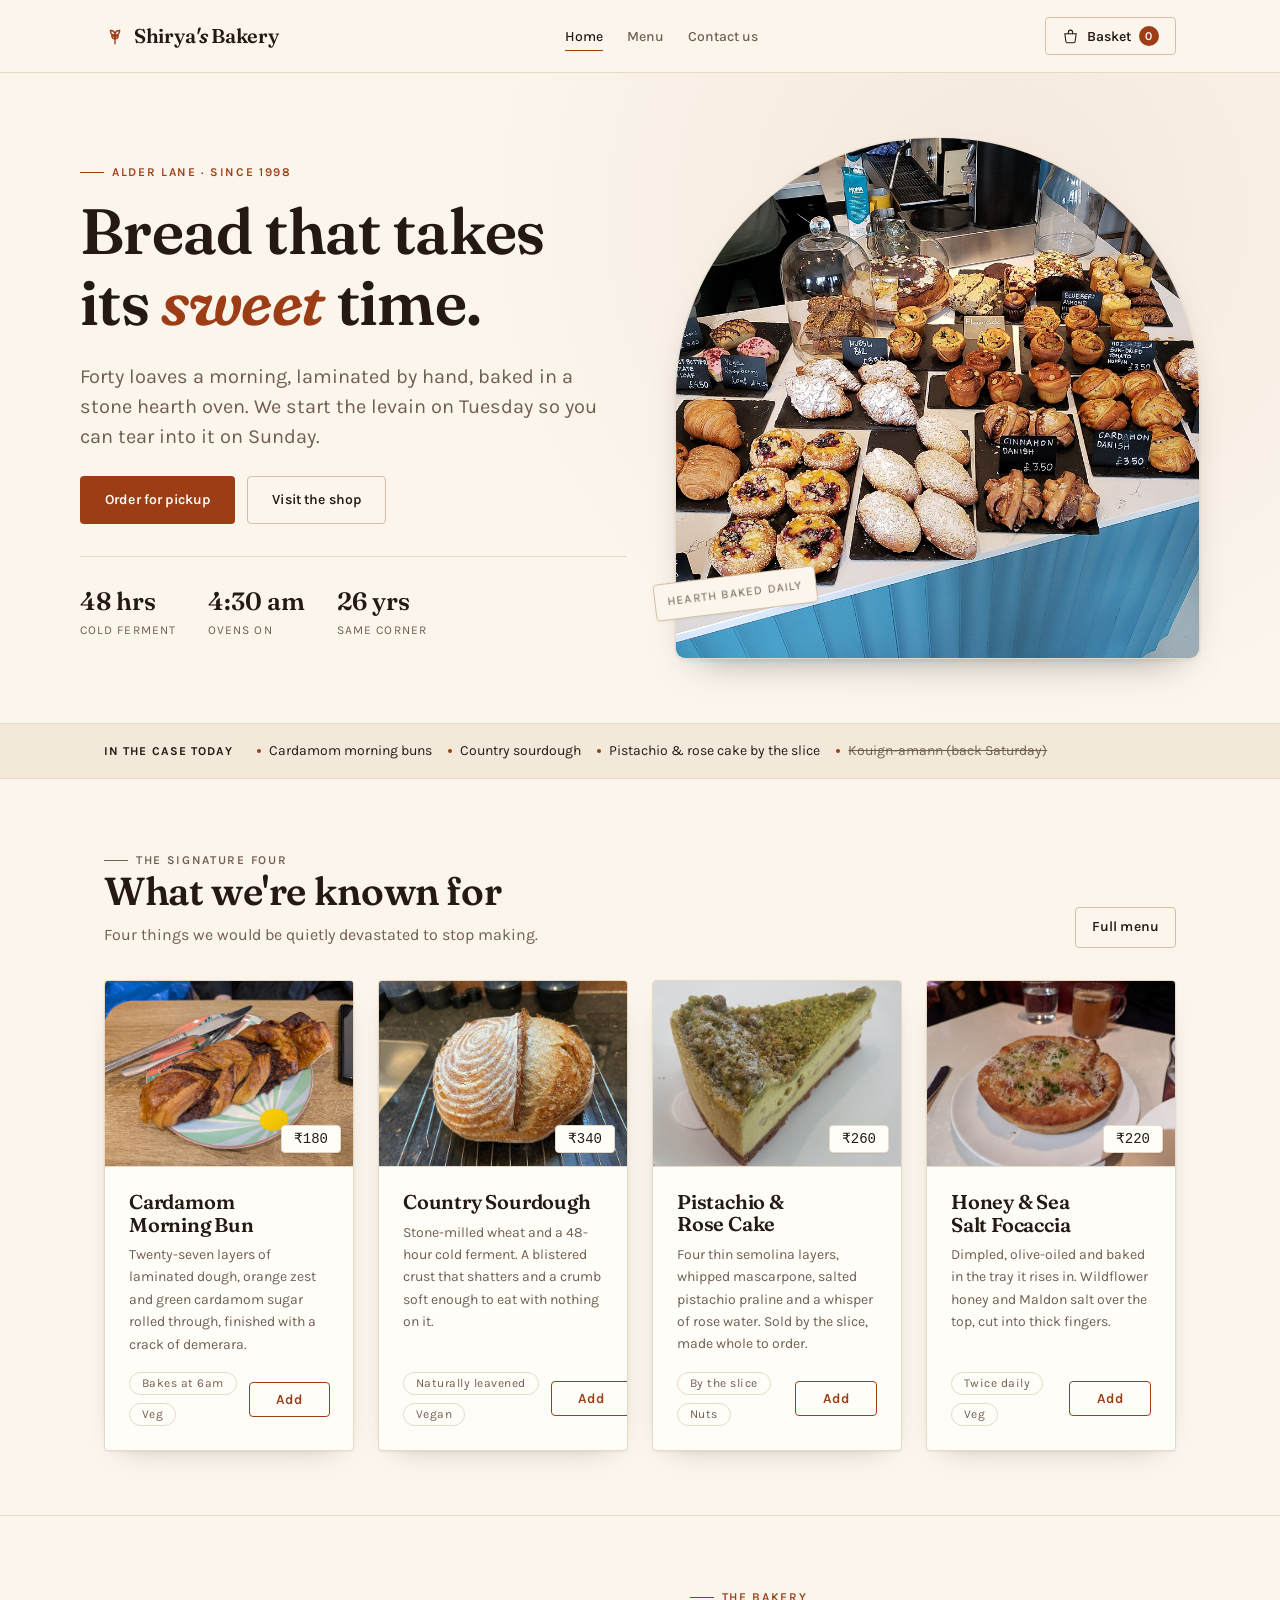
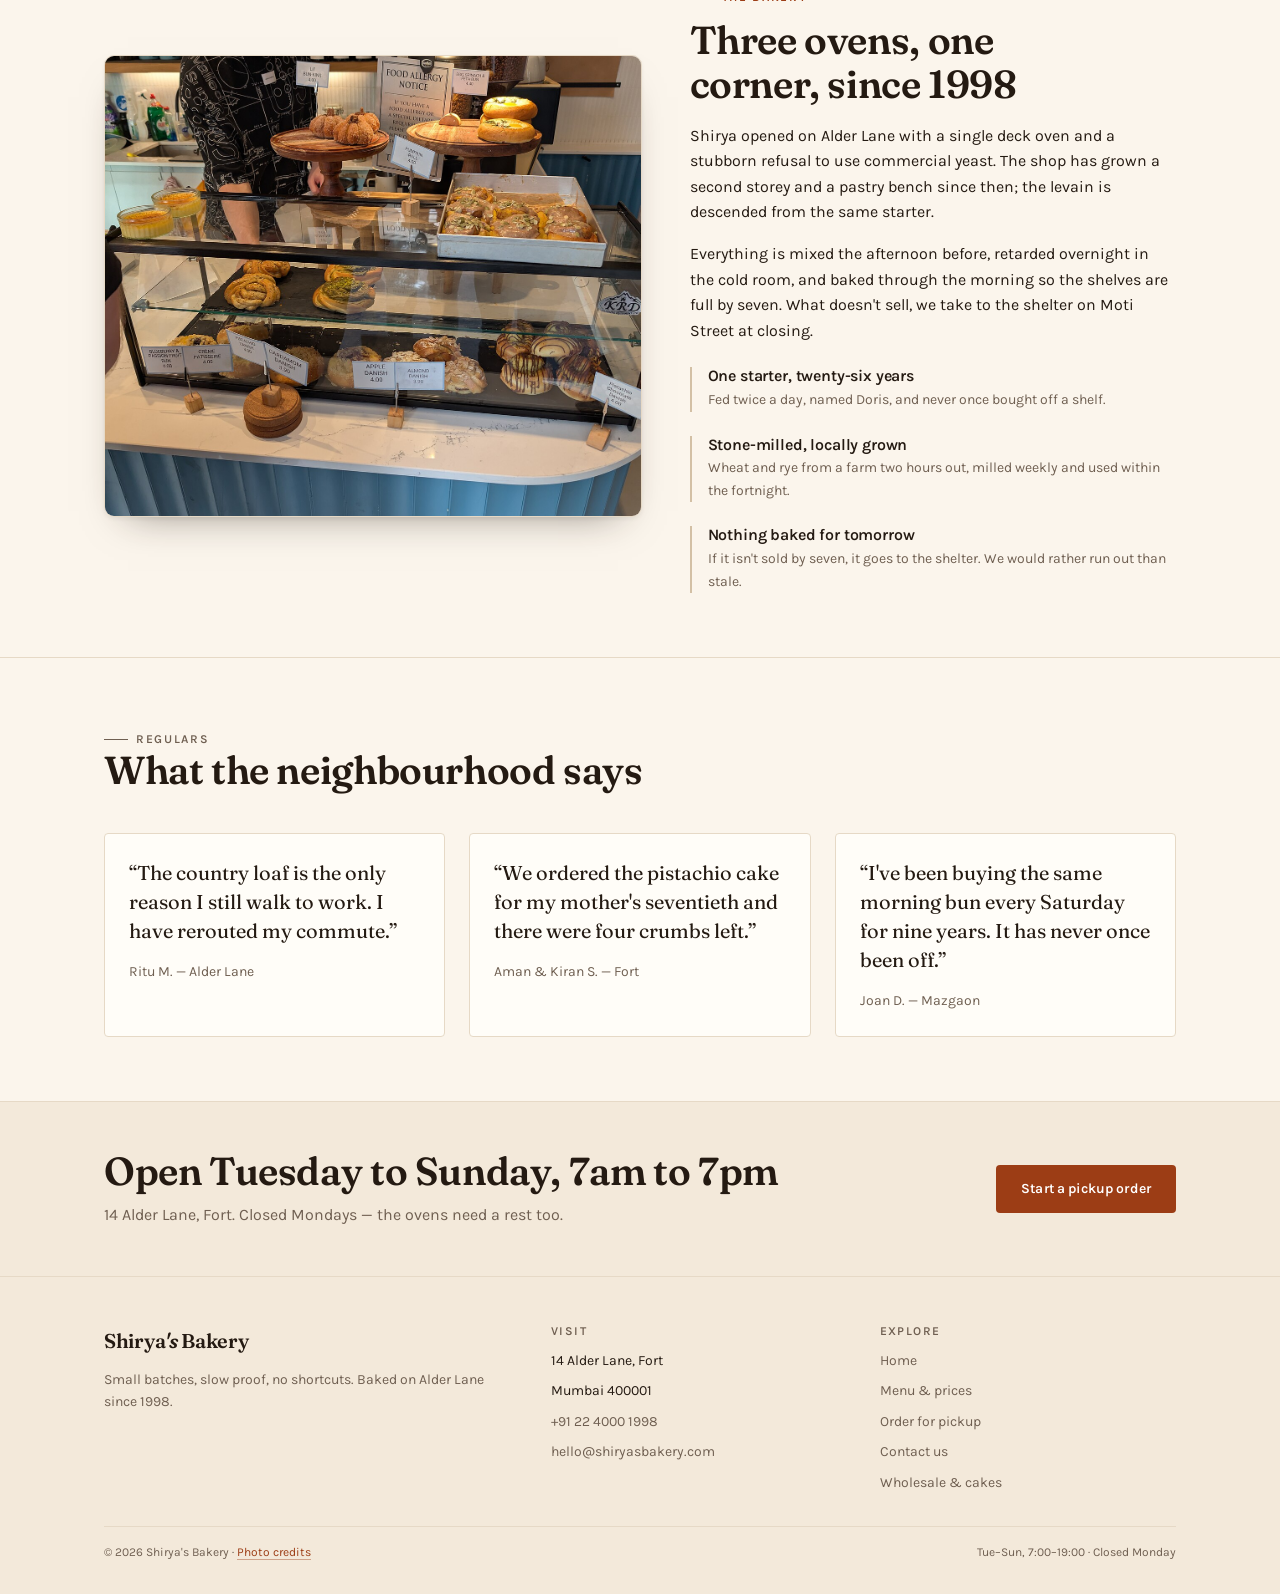
<file: index.html>
<!DOCTYPE html>
<html lang="en">
<head>
<meta charset="utf-8">
<meta name="viewport" content="width=device-width, initial-scale=1">
<title>Shirya's Bakery — slow bread, small batches, Alder Lane</title>
<meta name="description" content="Shirya's Bakery is a small-batch neighbourhood bakery on Alder Lane. Naturally leavened loaves, laminated pastries and celebration cakes, baked fresh every morning. Order for pickup.">
<link rel="preconnect" href="https://fonts.googleapis.com">
<link rel="preconnect" href="https://fonts.gstatic.com" crossorigin>
<link href="https://fonts.googleapis.com/css2?family=Fraunces:ital,opsz,wght@0,9..144,400;0,9..144,600;1,9..144,400;1,9..144,600&family=Karla:wght@400;500;600&display=swap" rel="stylesheet">
<link rel="stylesheet" href="/design-tokens.css">
</head>
<body>
<div class="progress" aria-hidden="true"></div>
<a class="skip-link" href="#main">Skip to content</a>

<header class="site-header">
  <div class="wrap nav">
    <a class="brand" href="/index.html">
      <svg class="brand-mark" viewBox="0 0 24 24" fill="none" stroke="currentColor" stroke-width="1.5" aria-hidden="true">
        <path d="M12 21V11"/>
        <path d="M12 11c0-3 2-5 5-5 0 3-2 5-5 5Z"/>
        <path d="M12 11c0-3-2-5-5-5 0 3 2 5 5 5Z"/>
        <path d="M12 15c0-2 1.5-3.5 3.5-3.5 0 2-1.5 3.5-3.5 3.5Z"/>
        <path d="M12 15c0-2-1.5-3.5-3.5-3.5 0 2 1.5 3.5 3.5 3.5Z"/>
      </svg>
      <span>Shirya<em>'s</em> Bakery</span>
    </a>
    <ul class="nav-links">
      <li><a href="/index.html" aria-current="page">Home</a></li>
      <li><a href="/menu.html">Menu</a></li>
      <li><a href="/contact.html">Contact us</a></li>
    </ul>
    <div class="nav-actions">
      <button class="cart-btn" type="button" data-cart-open aria-label="Open your basket">
        <svg viewBox="0 0 24 24" fill="none" stroke="currentColor" stroke-width="1.5" stroke-linecap="round" aria-hidden="true">
          <path d="M4 8h16l-1.5 11a2 2 0 0 1-2 1.8h-9A2 2 0 0 1 5.5 19Z"/>
          <path d="M9 8V6a3 3 0 0 1 6 0v2"/>
        </svg>
        <span class="btn-label">Basket</span>
        <span class="cart-count" data-cart-count hidden>0</span>
      </button>
    </div>
  </div>
</header>

<main id="main">

  <section class="hero">
    <div class="wrap hero-grid">
      <div>
        <p class="eyebrow">Alder Lane · since 1998</p>
        <h1>Bread that takes its <em>sweet</em> time.</h1>
        <p class="lede">Forty loaves a morning, laminated by hand, baked in a stone hearth oven. We start the levain on Tuesday so you can tear into it on Sunday.</p>
        <div class="hero-actions">
          <a class="btn btn-primary" href="/menu.html">Order for pickup</a>
          <a class="btn btn-secondary" href="/contact.html">Visit the shop</a>
        </div>

        <dl class="proof">
          <div><dt>48 hrs</dt><dd>Cold ferment</dd></div>
          <div><dt>4:30 am</dt><dd>Ovens on</dd></div>
          <div><dt>26 yrs</dt><dd>Same corner</dd></div>
        </dl>
      </div>

      <div class="hero-art" data-parallax>
        <div class="arch" data-tilt="4">
          <img src="/assets/img/hero-counter.jpg" width="1280" height="960" fetchpriority="high"
               alt="The morning's bakes laid out along the bakery counter.">
        </div>
        <p class="hero-stamp">Hearth baked daily</p>
      </div>
    </div>
  </section>

  <div class="case-strip">
    <div class="wrap">
      <p><strong>In the case today</strong></p>
      <ul class="case-items">
        <li>Cardamom morning buns</li>
        <li>Country sourdough</li>
        <li>Pistachio &amp; rose cake by the slice</li>
        <li class="sold-out">Kouign-amann (back Saturday)</li>
      </ul>
    </div>
  </div>

  <section class="section" id="signature">
    <div class="wrap">
      <div class="section-head reveal">
        <div>
          <p class="eyebrow">The signature four</p>
          <h2>What we're known for</h2>
          <p>Four things we would be quietly devastated to stop making.</p>
        </div>
        <a class="btn btn-secondary btn-sm" href="/menu.html">Full menu</a>
      </div>

      <ul class="dish-grid">
        <li class="dish reveal" data-tilt="5" style="--reveal-delay: 0ms">
          <div class="dish-media">
            <img src="/assets/img/morning-bun.jpg" width="1280" height="964" loading="lazy"
                 alt="A baked cardamom morning bun.">
            <span class="dish-price-tag">₹180</span>
          </div>
          <div class="dish-body">
            <h3>Cardamom Morning Bun</h3>
            <p class="dish-desc">Twenty-seven layers of laminated dough, orange zest and green cardamom sugar rolled through, finished with a crack of demerara.</p>
            <div class="dish-actions">
              <ul class="tags"><li class="tag">Bakes at 6am</li><li class="tag">Veg</li></ul>
              <button class="add-btn" type="button" data-add="morning-bun">
                <span class="add-label">Add</span>
              </button>
            </div>
          </div>
        </li>

        <li class="dish reveal" data-tilt="5" style="--reveal-delay: 80ms">
          <div class="dish-media">
            <img src="/assets/img/sourdough.jpg" width="1280" height="960" loading="lazy"
                 alt="A country sourdough loaf with a dark scored crust.">
            <span class="dish-price-tag">₹340</span>
          </div>
          <div class="dish-body">
            <h3>Country Sourdough</h3>
            <p class="dish-desc">Stone-milled wheat and a 48-hour cold ferment. A blistered crust that shatters and a crumb soft enough to eat with nothing on it.</p>
            <div class="dish-actions">
              <ul class="tags"><li class="tag">Naturally leavened</li><li class="tag">Vegan</li></ul>
              <button class="add-btn" type="button" data-add="sourdough">
                <span class="add-label">Add</span>
              </button>
            </div>
          </div>
        </li>

        <li class="dish reveal" data-tilt="5" style="--reveal-delay: 160ms">
          <div class="dish-media">
            <img src="/assets/img/pistachio-cake.jpg" width="1280" height="960" loading="lazy"
                 alt="A slice of pistachio cake.">
            <span class="dish-price-tag">₹260</span>
          </div>
          <div class="dish-body">
            <h3>Pistachio &amp; Rose Cake</h3>
            <p class="dish-desc">Four thin semolina layers, whipped mascarpone, salted pistachio praline and a whisper of rose water. Sold by the slice, made whole to order.</p>
            <div class="dish-actions">
              <ul class="tags"><li class="tag">By the slice</li><li class="tag">Nuts</li></ul>
              <button class="add-btn" type="button" data-add="pistachio-cake">
                <span class="add-label">Add</span>
              </button>
            </div>
          </div>
        </li>

        <li class="dish reveal" data-tilt="5" style="--reveal-delay: 240ms">
          <div class="dish-media">
            <img src="/assets/img/focaccia.jpg" width="1280" height="964" loading="lazy"
                 alt="A tray of dimpled focaccia bread.">
            <span class="dish-price-tag">₹220</span>
          </div>
          <div class="dish-body">
            <h3>Honey &amp; Sea Salt Focaccia</h3>
            <p class="dish-desc">Dimpled, olive-oiled and baked in the tray it rises in. Wildflower honey and Maldon salt over the top, cut into thick fingers.</p>
            <div class="dish-actions">
              <ul class="tags"><li class="tag">Twice daily</li><li class="tag">Veg</li></ul>
              <button class="add-btn" type="button" data-add="focaccia">
                <span class="add-label">Add</span>
              </button>
            </div>
          </div>
        </li>
      </ul>
    </div>
  </section>

  <section class="section">
    <div class="wrap story-grid">
      <div class="story-photo reveal">
        <img src="/assets/img/shop-counter.jpg" width="1280" height="1707" loading="lazy"
             alt="The bakery counter with its display of bread and pastries.">
      </div>

      <div class="reveal" style="--reveal-delay: 100ms">
        <p class="eyebrow">The bakery</p>
        <h2>Three ovens, one corner, since 1998</h2>
        <p>Shirya opened on Alder Lane with a single deck oven and a stubborn refusal to use commercial yeast. The shop has grown a second storey and a pastry bench since then; the levain is descended from the same starter.</p>
        <p>Everything is mixed the afternoon before, retarded overnight in the cold room, and baked through the morning so the shelves are full by seven. What doesn't sell, we take to the shelter on Moti Street at closing.</p>
        <ul class="story-list" style="margin-top: var(--space-6);">
          <li>
            <h4>One starter, twenty-six years</h4>
            <p>Fed twice a day, named Doris, and never once bought off a shelf.</p>
          </li>
          <li>
            <h4>Stone-milled, locally grown</h4>
            <p>Wheat and rye from a farm two hours out, milled weekly and used within the fortnight.</p>
          </li>
          <li>
            <h4>Nothing baked for tomorrow</h4>
            <p>If it isn't sold by seven, it goes to the shelter. We would rather run out than stale.</p>
          </li>
        </ul>
      </div>
    </div>
  </section>

  <section class="section">
    <div class="wrap">
      <div class="section-head reveal">
        <div>
          <p class="eyebrow">Regulars</p>
          <h2>What the neighbourhood says</h2>
        </div>
      </div>
      <div class="quotes">
        <blockquote class="quote reveal">
          <p>“The country loaf is the only reason I still walk to work. I have rerouted my commute.”</p>
          <footer>Ritu M. — Alder Lane</footer>
        </blockquote>
        <blockquote class="quote reveal" style="--reveal-delay: 90ms">
          <p>“We ordered the pistachio cake for my mother's seventieth and there were four crumbs left.”</p>
          <footer>Aman &amp; Kiran S. — Fort</footer>
        </blockquote>
        <blockquote class="quote reveal" style="--reveal-delay: 180ms">
          <p>“I've been buying the same morning bun every Saturday for nine years. It has never once been off.”</p>
          <footer>Joan D. — Mazgaon</footer>
        </blockquote>
      </div>
    </div>
  </section>

  <section class="visit-band">
    <div class="wrap">
      <div>
        <h2>Open Tuesday to Sunday, 7am to 7pm</h2>
        <p>14 Alder Lane, Fort. Closed Mondays — the ovens need a rest too.</p>
      </div>
      <a class="btn btn-primary" href="/order.html">Start a pickup order</a>
    </div>
  </section>

</main>

<footer class="site-footer">
  <div class="wrap">
    <div class="footer-grid">
      <div>
        <a class="brand" href="/index.html"><span>Shirya<em>'s</em> Bakery</span></a>
        <p style="margin-top: var(--space-3);">Small batches, slow proof, no shortcuts. Baked on Alder Lane since 1998.</p>
      </div>
      <div>
        <h4>Visit</h4>
        <ul class="footer-links">
          <li>14 Alder Lane, Fort</li>
          <li>Mumbai 400001</li>
          <li><a href="tel:+912240001998">+91 22 4000 1998</a></li>
          <li><a href="mailto:hello@shiryasbakery.com">hello@shiryasbakery.com</a></li>
        </ul>
      </div>
      <div>
        <h4>Explore</h4>
        <ul class="footer-links">
          <li><a href="/index.html">Home</a></li>
          <li><a href="/menu.html">Menu &amp; prices</a></li>
          <li><a href="/order.html">Order for pickup</a></li>
          <li><a href="/contact.html">Contact us</a></li>
          <li><a href="/contact.html#wholesale">Wholesale &amp; cakes</a></li>
        </ul>
      </div>
    </div>
    <div class="footer-base">
      <span>© 2026 Shirya's Bakery · <a href="/credits.html">Photo credits</a></span>
      <span>Tue–Sun, 7:00–19:00 · Closed Monday</span>
    </div>
  </div>
</footer>

<script src="/site.js" defer></script>
</body>
</html>
</file>
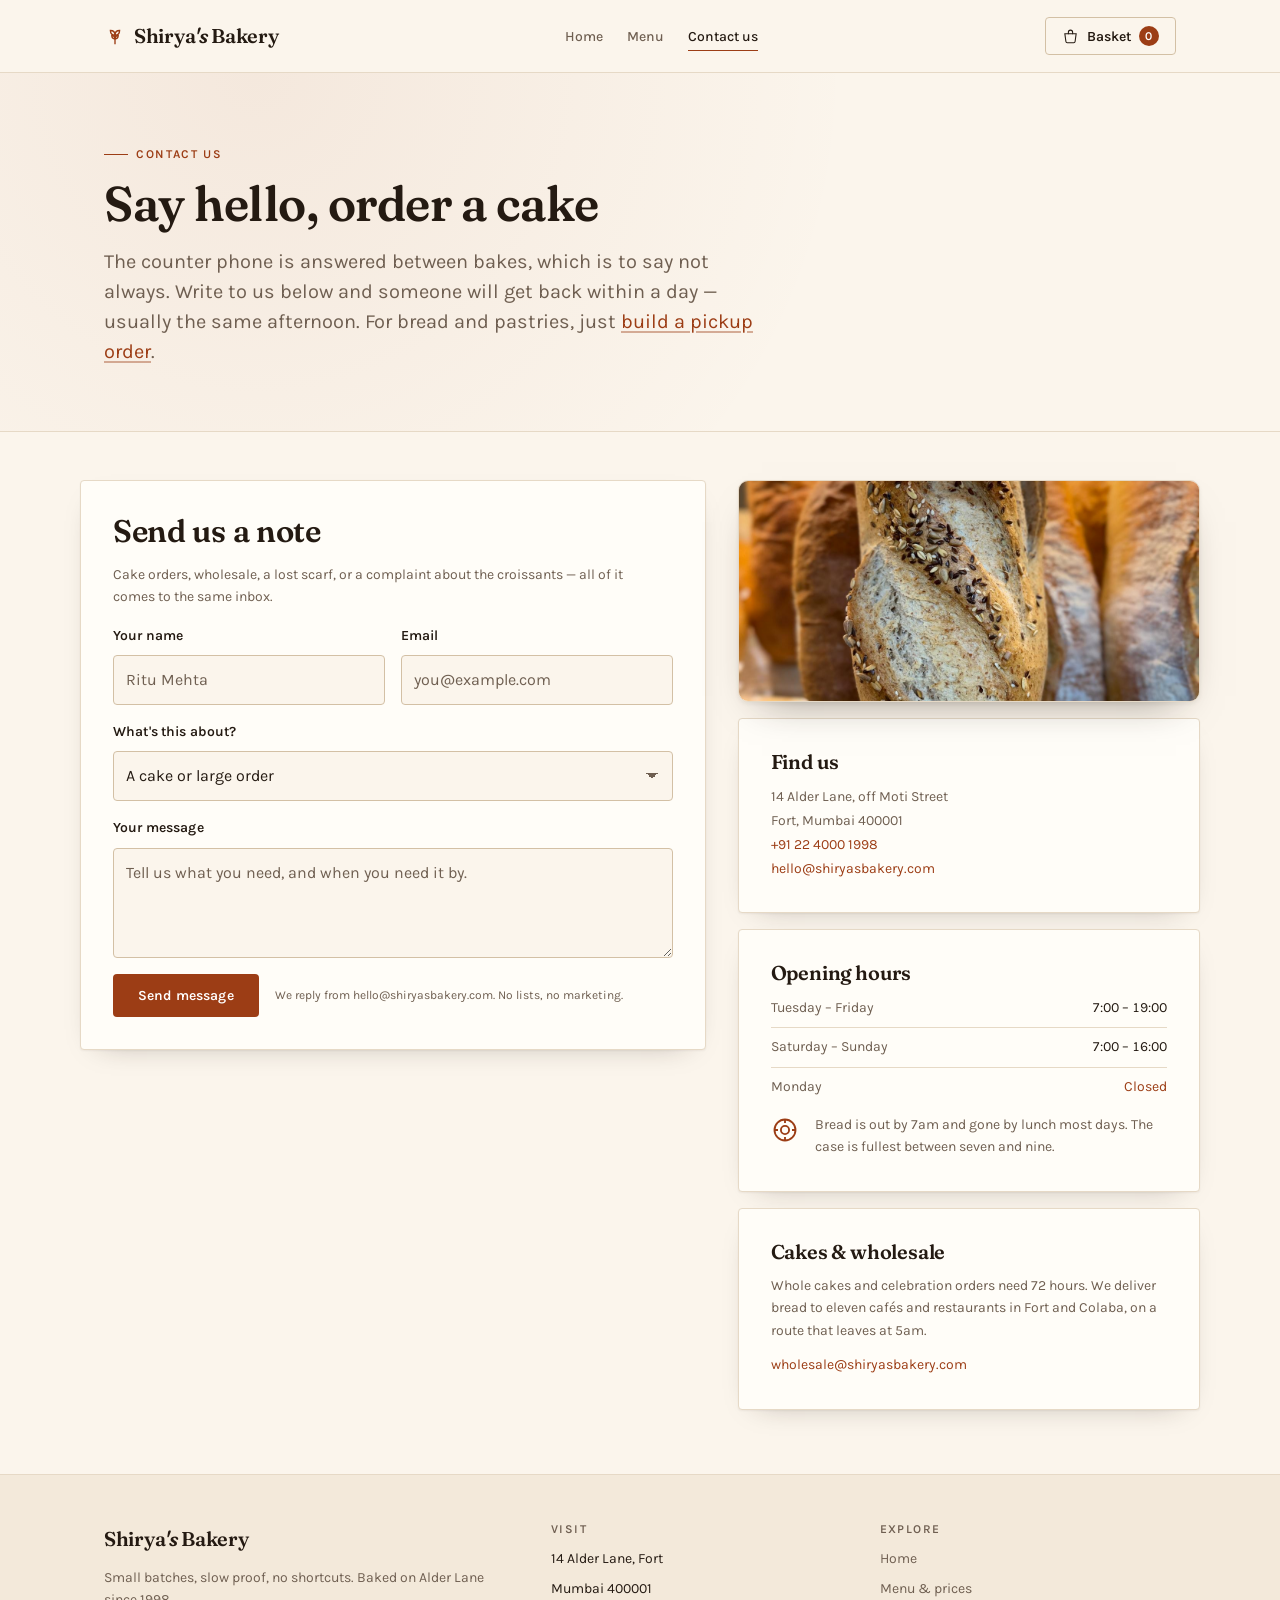
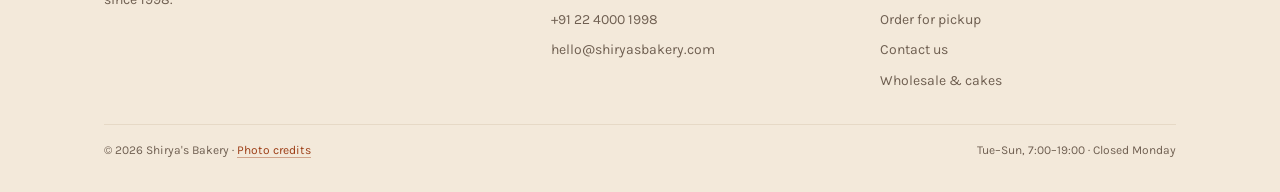
<file: contact.html>
<!DOCTYPE html>
<html lang="en">
<head>
<meta charset="utf-8">
<meta name="viewport" content="width=device-width, initial-scale=1">
<title>Contact us — Shirya's Bakery</title>
<meta name="description" content="Find Shirya's Bakery on Alder Lane: opening hours, phone, directions, and a form for cake orders, wholesale and everything else.">
<link rel="preconnect" href="https://fonts.googleapis.com">
<link rel="preconnect" href="https://fonts.gstatic.com" crossorigin>
<link href="https://fonts.googleapis.com/css2?family=Fraunces:ital,opsz,wght@0,9..144,400;0,9..144,600;1,9..144,400;1,9..144,600&family=Karla:wght@400;500;600&display=swap" rel="stylesheet">
<link rel="stylesheet" href="/design-tokens.css">
</head>
<body>
<div class="progress" aria-hidden="true"></div>
<a class="skip-link" href="#main">Skip to content</a>

<header class="site-header">
  <div class="wrap nav">
    <a class="brand" href="/index.html">
      <svg class="brand-mark" viewBox="0 0 24 24" fill="none" stroke="currentColor" stroke-width="1.5" aria-hidden="true">
        <path d="M12 21V11"/>
        <path d="M12 11c0-3 2-5 5-5 0 3-2 5-5 5Z"/>
        <path d="M12 11c0-3-2-5-5-5 0 3 2 5 5 5Z"/>
        <path d="M12 15c0-2 1.5-3.5 3.5-3.5 0 2-1.5 3.5-3.5 3.5Z"/>
        <path d="M12 15c0-2-1.5-3.5-3.5-3.5 0 2 1.5 3.5 3.5 3.5Z"/>
      </svg>
      <span>Shirya<em>'s</em> Bakery</span>
    </a>
    <ul class="nav-links">
      <li><a href="/index.html">Home</a></li>
      <li><a href="/menu.html">Menu</a></li>
      <li><a href="/contact.html" aria-current="page">Contact us</a></li>
    </ul>
    <div class="nav-actions">
      <button class="cart-btn" type="button" data-cart-open aria-label="Open your basket">
        <svg viewBox="0 0 24 24" fill="none" stroke="currentColor" stroke-width="1.5" stroke-linecap="round" aria-hidden="true">
          <path d="M4 8h16l-1.5 11a2 2 0 0 1-2 1.8h-9A2 2 0 0 1 5.5 19Z"/>
          <path d="M9 8V6a3 3 0 0 1 6 0v2"/>
        </svg>
        <span class="btn-label">Basket</span>
        <span class="cart-count" data-cart-count hidden>0</span>
      </button>
    </div>
  </div>
</header>

<main id="main">

  <section class="page-head">
    <div class="wrap">
      <p class="eyebrow">Contact us</p>
      <h1>Say hello, order a cake</h1>
      <p class="lede">The counter phone is answered between bakes, which is to say not always. Write to us below and someone will get back within a day — usually the same afternoon. For bread and pastries, just <a href="/menu.html">build a pickup order</a>.</p>
    </div>
  </section>

  <div class="wrap contact-body">
    <div class="contact-grid">

      <section class="panel reveal" aria-labelledby="form-title">
        <h2 id="form-title" style="font-size: var(--text-2xl);">Send us a note</h2>
        <p style="font-size: var(--text-sm); color: var(--text-muted);">Cake orders, wholesale, a lost scarf, or a complaint about the croissants — all of it comes to the same inbox.</p>

        <p class="form-success" id="form-success" hidden role="status">
          Thank you — your note is on its way. We'll reply from hello@shiryasbakery.com, usually within a day.
        </p>

        <form id="contact-form" class="form-grid" novalidate>
          <div class="field">
            <label class="label" for="name">Your name</label>
            <input class="input" type="text" id="name" name="name" placeholder="Ritu Mehta" required>
          </div>
          <div class="field">
            <label class="label" for="email">Email</label>
            <input class="input" type="email" id="email" name="email" placeholder="you@example.com" required>
          </div>
          <div class="field field-wide">
            <label class="label" for="topic">What's this about?</label>
            <select class="input" id="topic" name="topic">
              <option>A cake or large order</option>
              <option>Wholesale &amp; cafés</option>
              <option>Something on the menu</option>
              <option>Press or a collaboration</option>
              <option>Something else entirely</option>
            </select>
          </div>
          <div class="field field-wide">
            <label class="label" for="message">Your message</label>
            <textarea class="input" id="message" name="message" placeholder="Tell us what you need, and when you need it by." required></textarea>
          </div>
          <div class="form-actions">
            <button class="btn btn-primary" type="submit">Send message</button>
            <p class="form-note">We reply from hello@shiryasbakery.com. No lists, no marketing.</p>
          </div>
        </form>
      </section>

      <div class="info-stack">

        <div class="story-photo reveal">
          <img src="/assets/img/bread-shelf.jpg" width="1200" height="1600" loading="lazy"
               style="height: 220px;" alt="Loaves lined up on the bakery shelf.">
        </div>

        <section class="panel info-card reveal" aria-labelledby="visit-title">
          <h3 id="visit-title">Find us</h3>
          <address>
            14 Alder Lane, off Moti Street<br>
            Fort, Mumbai 400001<br>
            <a href="tel:+912240001998">+91 22 4000 1998</a><br>
            <a href="mailto:hello@shiryasbakery.com">hello@shiryasbakery.com</a>
          </address>
        </section>

        <section class="panel info-card reveal" aria-labelledby="hours-title">
          <h3 id="hours-title">Opening hours</h3>
          <dl class="hours">
            <div><dt>Tuesday – Friday</dt><dd>7:00 – 19:00</dd></div>
            <div><dt>Saturday – Sunday</dt><dd>7:00 – 16:00</dd></div>
            <div class="closed"><dt>Monday</dt><dd>Closed</dd></div>
          </dl>
          <div class="map-note" style="margin-top: var(--space-4);">
            <svg viewBox="0 0 24 24" fill="none" stroke="currentColor" stroke-width="1.6" aria-hidden="true">
              <circle cx="12" cy="12" r="9"/>
              <circle cx="12" cy="12" r="3.5"/>
              <path d="M12 3v3M12 18v3M3 12h3M18 12h3"/>
            </svg>
            <p>Bread is out by 7am and gone by lunch most days. The case is fullest between seven and nine.</p>
          </div>
        </section>

        <section class="panel info-card reveal" id="wholesale" aria-labelledby="wholesale-title">
          <h3 id="wholesale-title">Cakes &amp; wholesale</h3>
          <p style="margin: 0 0 var(--space-3); font-size: var(--text-sm); color: var(--text-muted);">Whole cakes and celebration orders need 72 hours. We deliver bread to eleven cafés and restaurants in Fort and Colaba, on a route that leaves at 5am.</p>
          <p style="margin: 0; font-size: var(--text-sm);"><a href="mailto:wholesale@shiryasbakery.com">wholesale@shiryasbakery.com</a></p>
        </section>

      </div>
    </div>
  </div>

</main>

<footer class="site-footer">
  <div class="wrap">
    <div class="footer-grid">
      <div>
        <a class="brand" href="/index.html"><span>Shirya<em>'s</em> Bakery</span></a>
        <p style="margin-top: var(--space-3);">Small batches, slow proof, no shortcuts. Baked on Alder Lane since 1998.</p>
      </div>
      <div>
        <h4>Visit</h4>
        <ul class="footer-links">
          <li>14 Alder Lane, Fort</li>
          <li>Mumbai 400001</li>
          <li><a href="tel:+912240001998">+91 22 4000 1998</a></li>
          <li><a href="mailto:hello@shiryasbakery.com">hello@shiryasbakery.com</a></li>
        </ul>
      </div>
      <div>
        <h4>Explore</h4>
        <ul class="footer-links">
          <li><a href="/index.html">Home</a></li>
          <li><a href="/menu.html">Menu &amp; prices</a></li>
          <li><a href="/order.html">Order for pickup</a></li>
          <li><a href="/contact.html">Contact us</a></li>
          <li><a href="/contact.html#wholesale">Wholesale &amp; cakes</a></li>
        </ul>
      </div>
    </div>
    <div class="footer-base">
      <span>© 2026 Shirya's Bakery · <a href="/credits.html">Photo credits</a></span>
      <span>Tue–Sun, 7:00–19:00 · Closed Monday</span>
    </div>
  </div>
</footer>

<script src="/site.js" defer></script>
<script>
  // No backend here: confirm the note in place rather than pretending to post it.
  var form = document.getElementById('contact-form');
  var success = document.getElementById('form-success');
  form.addEventListener('submit', function (event) {
    event.preventDefault();
    if (!form.checkValidity()) {
      form.reportValidity();
      return;
    }
    success.hidden = false;
    form.reset();
    success.scrollIntoView({ block: 'nearest' });
  });
</script>

</body>
</html>
</file>
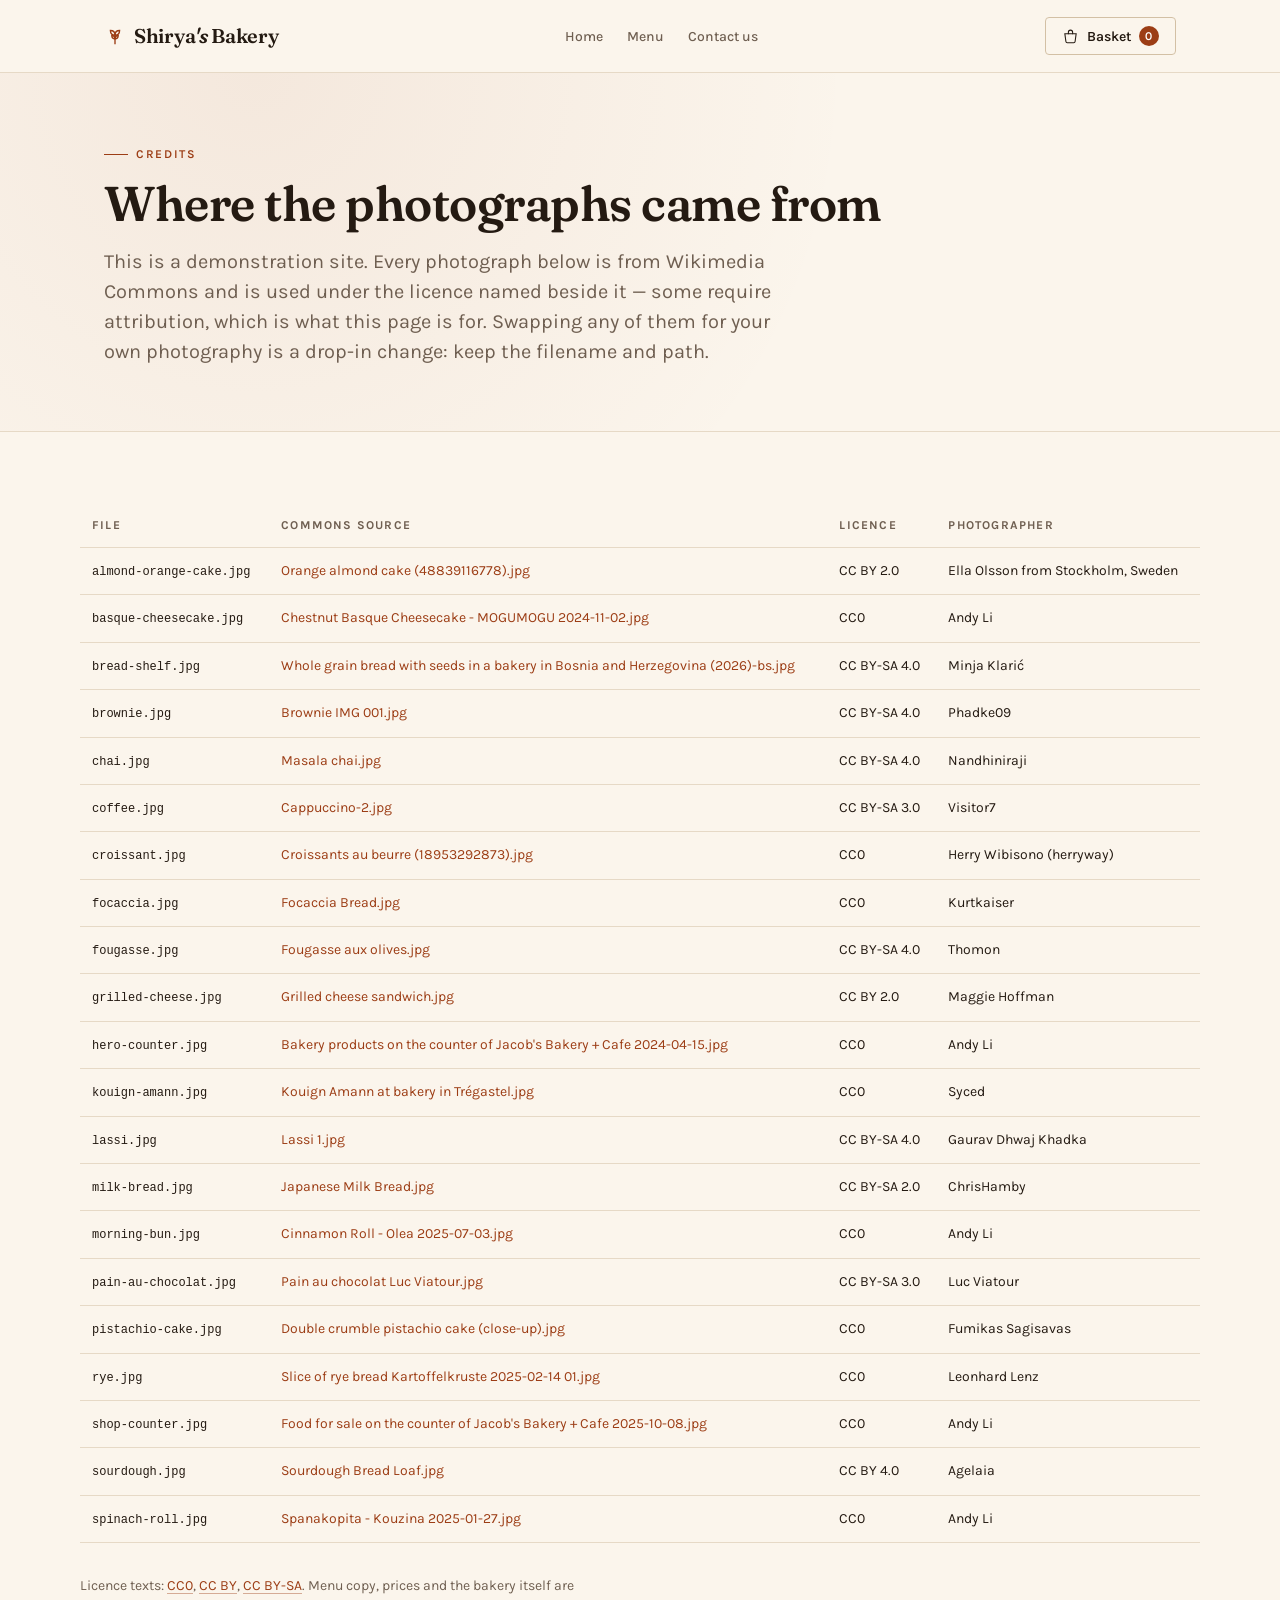
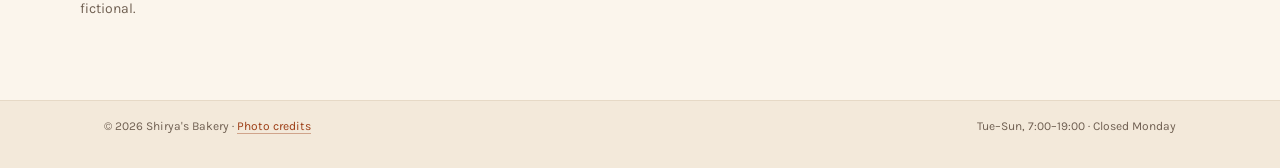
<file: credits.html>
<!DOCTYPE html>
<html lang="en">
<head>
<meta charset="utf-8">
<meta name="viewport" content="width=device-width, initial-scale=1">
<title>Photo credits — Shirya's Bakery</title>
<meta name="description" content="Where the photographs on this site come from, and the licences they are used under.">
<link rel="preconnect" href="https://fonts.googleapis.com">
<link rel="preconnect" href="https://fonts.gstatic.com" crossorigin>
<link href="https://fonts.googleapis.com/css2?family=Fraunces:ital,opsz,wght@0,9..144,400;0,9..144,600&family=Karla:wght@400;500;600&display=swap" rel="stylesheet">
<link rel="stylesheet" href="/design-tokens.css">
<style>
  .credits-table { width: 100%; border-collapse: collapse; margin-top: var(--space-6); font-size: var(--text-sm); }
  .credits-table th, .credits-table td { text-align: left; padding: var(--space-3); border-bottom: 1px solid var(--border); vertical-align: top; }
  .credits-table th { font-size: var(--text-xs); letter-spacing: 0.1em; text-transform: uppercase; color: var(--text-muted); }
  .credits-table code { font-family: var(--font-mono); font-size: var(--text-xs); }
  .credits-table a { text-decoration: none; }
  .credits-scroll { overflow-x: auto; }
</style>
</head>
<body>
<div class="progress" aria-hidden="true"></div>
<a class="skip-link" href="#main">Skip to content</a>

<header class="site-header">
  <div class="wrap nav">
    <a class="brand" href="/index.html">
      <svg class="brand-mark" viewBox="0 0 24 24" fill="none" stroke="currentColor" stroke-width="1.5" aria-hidden="true">
        <path d="M12 21V11"/>
        <path d="M12 11c0-3 2-5 5-5 0 3-2 5-5 5Z"/>
        <path d="M12 11c0-3-2-5-5-5 0 3 2 5 5 5Z"/>
        <path d="M12 15c0-2 1.5-3.5 3.5-3.5 0 2-1.5 3.5-3.5 3.5Z"/>
        <path d="M12 15c0-2-1.5-3.5-3.5-3.5 0 2 1.5 3.5 3.5 3.5Z"/>
      </svg>
      <span>Shirya<em>'s</em> Bakery</span>
    </a>
    <ul class="nav-links">
      <li><a href="/index.html">Home</a></li>
      <li><a href="/menu.html">Menu</a></li>
      <li><a href="/contact.html">Contact us</a></li>
    </ul>
    <div class="nav-actions">
      <button class="cart-btn" type="button" data-cart-open aria-label="Open your basket">
        <svg viewBox="0 0 24 24" fill="none" stroke="currentColor" stroke-width="1.5" stroke-linecap="round" aria-hidden="true">
          <path d="M4 8h16l-1.5 11a2 2 0 0 1-2 1.8h-9A2 2 0 0 1 5.5 19Z"/>
          <path d="M9 8V6a3 3 0 0 1 6 0v2"/>
        </svg>
        <span class="btn-label">Basket</span>
        <span class="cart-count" data-cart-count hidden>0</span>
      </button>
    </div>
  </div>
</header>

<main id="main">
  <section class="page-head">
    <div class="wrap">
      <p class="eyebrow">Credits</p>
      <h1>Where the photographs came from</h1>
      <p class="lede">This is a demonstration site. Every photograph below is from Wikimedia Commons and is
      used under the licence named beside it — some require attribution, which is what this page is for.
      Swapping any of them for your own photography is a drop-in change: keep the filename and path.</p>
    </div>
  </section>

  <div class="wrap" style="padding: var(--space-12) 0 var(--space-16);">
    <div class="credits-scroll">
      <table class="credits-table">
        <thead>
          <tr><th>File</th><th>Commons source</th><th>Licence</th><th>Photographer</th></tr>
        </thead>
        <tbody>
<tr><td><code>almond-orange-cake.jpg</code></td><td><a href="https://commons.wikimedia.org/wiki/File:Orange_almond_cake_(48839116778).jpg" rel="noopener">Orange almond cake (48839116778).jpg</a></td><td>CC BY 2.0</td><td>Ella Olsson from Stockholm, Sweden</td></tr>
<tr><td><code>basque-cheesecake.jpg</code></td><td><a href="https://commons.wikimedia.org/wiki/File:Chestnut_Basque_Cheesecake_-_MOGUMOGU_2024-11-02.jpg" rel="noopener">Chestnut Basque Cheesecake - MOGUMOGU 2024-11-02.jpg</a></td><td>CC0</td><td>Andy Li</td></tr>
<tr><td><code>bread-shelf.jpg</code></td><td><a href="https://commons.wikimedia.org/wiki/File:Whole_grain_bread_with_seeds_in_a_bakery_in_Bosnia_and_Herzegovina_(2026)-bs.jpg" rel="noopener">Whole grain bread with seeds in a bakery in Bosnia and Herzegovina (2026)-bs.jpg</a></td><td>CC BY-SA 4.0</td><td>Minja Klarić</td></tr>
<tr><td><code>brownie.jpg</code></td><td><a href="https://commons.wikimedia.org/wiki/File:Brownie_IMG_001.jpg" rel="noopener">Brownie IMG 001.jpg</a></td><td>CC BY-SA 4.0</td><td>Phadke09</td></tr>
<tr><td><code>chai.jpg</code></td><td><a href="https://commons.wikimedia.org/wiki/File:Masala_chai.jpg" rel="noopener">Masala chai.jpg</a></td><td>CC BY-SA 4.0</td><td>Nandhiniraji</td></tr>
<tr><td><code>coffee.jpg</code></td><td><a href="https://commons.wikimedia.org/wiki/File:Cappuccino-2.jpg" rel="noopener">Cappuccino-2.jpg</a></td><td>CC BY-SA 3.0</td><td>Visitor7</td></tr>
<tr><td><code>croissant.jpg</code></td><td><a href="https://commons.wikimedia.org/wiki/File:Croissants_au_beurre_(18953292873).jpg" rel="noopener">Croissants au beurre (18953292873).jpg</a></td><td>CC0</td><td>Herry Wibisono (herryway)</td></tr>
<tr><td><code>focaccia.jpg</code></td><td><a href="https://commons.wikimedia.org/wiki/File:Focaccia_Bread.jpg" rel="noopener">Focaccia Bread.jpg</a></td><td>CC0</td><td>Kurtkaiser</td></tr>
<tr><td><code>fougasse.jpg</code></td><td><a href="https://commons.wikimedia.org/wiki/File:Fougasse_aux_olives.jpg" rel="noopener">Fougasse aux olives.jpg</a></td><td>CC BY-SA 4.0</td><td>Thomon</td></tr>
<tr><td><code>grilled-cheese.jpg</code></td><td><a href="https://commons.wikimedia.org/wiki/File:Grilled_cheese_sandwich.jpg" rel="noopener">Grilled cheese sandwich.jpg</a></td><td>CC BY 2.0</td><td>Maggie Hoffman</td></tr>
<tr><td><code>hero-counter.jpg</code></td><td><a href="https://commons.wikimedia.org/wiki/File:Bakery_products_on_the_counter_of_Jacob's_Bakery_+_Cafe_2024-04-15.jpg" rel="noopener">Bakery products on the counter of Jacob&#x27;s Bakery + Cafe 2024-04-15.jpg</a></td><td>CC0</td><td>Andy Li</td></tr>
<tr><td><code>kouign-amann.jpg</code></td><td><a href="https://commons.wikimedia.org/wiki/File:Kouign_Amann_at_bakery_in_Trégastel.jpg" rel="noopener">Kouign Amann at bakery in Trégastel.jpg</a></td><td>CC0</td><td>Syced</td></tr>
<tr><td><code>lassi.jpg</code></td><td><a href="https://commons.wikimedia.org/wiki/File:Lassi_1.jpg" rel="noopener">Lassi 1.jpg</a></td><td>CC BY-SA 4.0</td><td>Gaurav Dhwaj Khadka</td></tr>
<tr><td><code>milk-bread.jpg</code></td><td><a href="https://commons.wikimedia.org/wiki/File:Japanese_Milk_Bread.jpg" rel="noopener">Japanese Milk Bread.jpg</a></td><td>CC BY-SA 2.0</td><td>ChrisHamby</td></tr>
<tr><td><code>morning-bun.jpg</code></td><td><a href="https://commons.wikimedia.org/wiki/File:Cinnamon_Roll_-_Olea_2025-07-03.jpg" rel="noopener">Cinnamon Roll - Olea 2025-07-03.jpg</a></td><td>CC0</td><td>Andy Li</td></tr>
<tr><td><code>pain-au-chocolat.jpg</code></td><td><a href="https://commons.wikimedia.org/wiki/File:Pain_au_chocolat_Luc_Viatour.jpg" rel="noopener">Pain au chocolat Luc Viatour.jpg</a></td><td>CC BY-SA 3.0</td><td>Luc Viatour</td></tr>
<tr><td><code>pistachio-cake.jpg</code></td><td><a href="https://commons.wikimedia.org/wiki/File:Double_crumble_pistachio_cake_(close-up).jpg" rel="noopener">Double crumble pistachio cake (close-up).jpg</a></td><td>CC0</td><td>Fumikas Sagisavas</td></tr>
<tr><td><code>rye.jpg</code></td><td><a href="https://commons.wikimedia.org/wiki/File:Slice_of_rye_bread_Kartoffelkruste_2025-02-14_01.jpg" rel="noopener">Slice of rye bread Kartoffelkruste 2025-02-14 01.jpg</a></td><td>CC0</td><td>Leonhard Lenz</td></tr>
<tr><td><code>shop-counter.jpg</code></td><td><a href="https://commons.wikimedia.org/wiki/File:Food_for_sale_on_the_counter_of_Jacob's_Bakery_+_Cafe_2025-10-08.jpg" rel="noopener">Food for sale on the counter of Jacob&#x27;s Bakery + Cafe 2025-10-08.jpg</a></td><td>CC0</td><td>Andy Li</td></tr>
<tr><td><code>sourdough.jpg</code></td><td><a href="https://commons.wikimedia.org/wiki/File:Sourdough_Bread_Loaf.jpg" rel="noopener">Sourdough Bread Loaf.jpg</a></td><td>CC BY 4.0</td><td>Agelaia</td></tr>
<tr><td><code>spinach-roll.jpg</code></td><td><a href="https://commons.wikimedia.org/wiki/File:Spanakopita_-_Kouzina_2025-01-27.jpg" rel="noopener">Spanakopita - Kouzina 2025-01-27.jpg</a></td><td>CC0</td><td>Andy Li</td></tr>
        </tbody>
      </table>
    </div>

    <p style="margin-top: var(--space-8); font-size: var(--text-sm); color: var(--text-muted);">
      Licence texts: <a href="https://creativecommons.org/publicdomain/zero/1.0/" rel="noopener">CC0</a>,
      <a href="https://creativecommons.org/licenses/by/4.0/" rel="noopener">CC BY</a>,
      <a href="https://creativecommons.org/licenses/by-sa/4.0/" rel="noopener">CC BY-SA</a>.
      Menu copy, prices and the bakery itself are fictional.
    </p>
  </div>
</main>

<footer class="site-footer">
  <div class="wrap">
    <div class="footer-base" style="border-top: 0;">
      <span>© 2026 Shirya's Bakery · <a href="/credits.html">Photo credits</a></span>
      <span>Tue–Sun, 7:00–19:00 · Closed Monday</span>
    </div>
  </div>
</footer>

<script src="/site.js" defer></script>
</body>
</html>
</file>
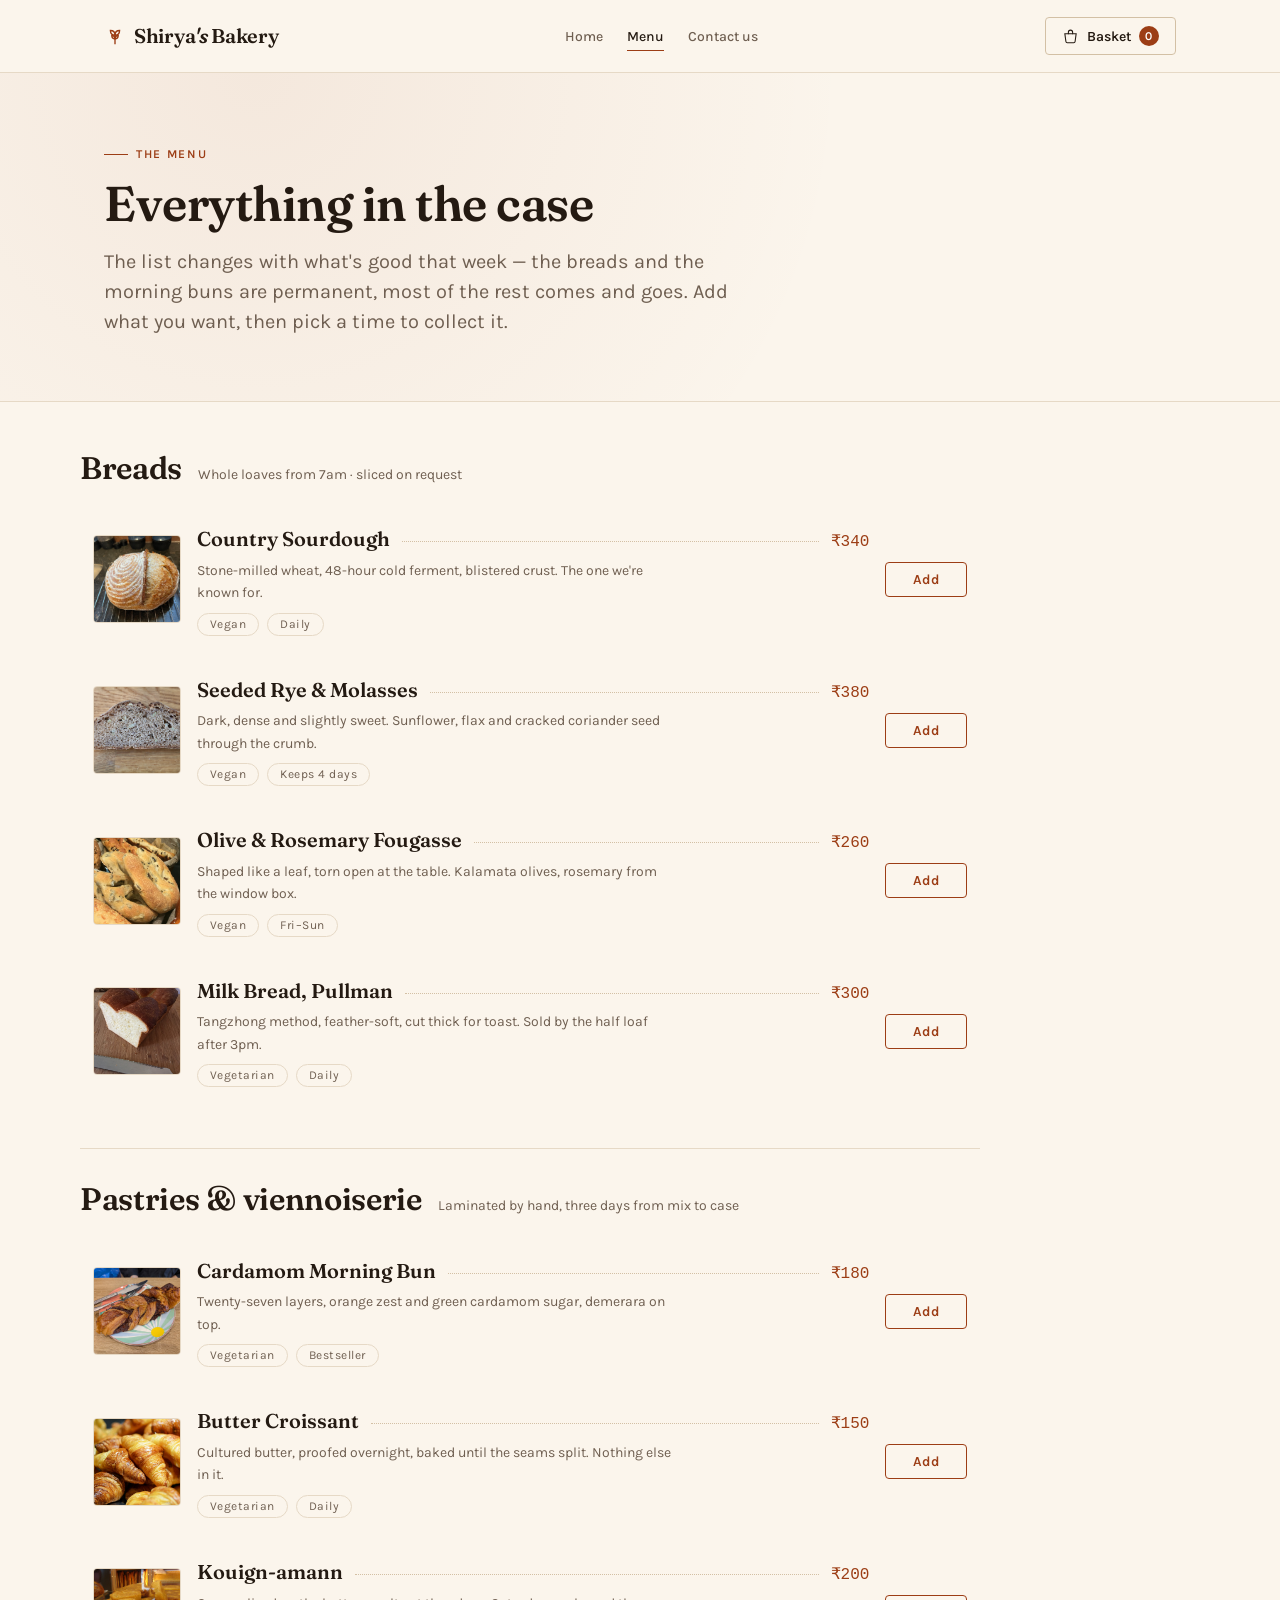
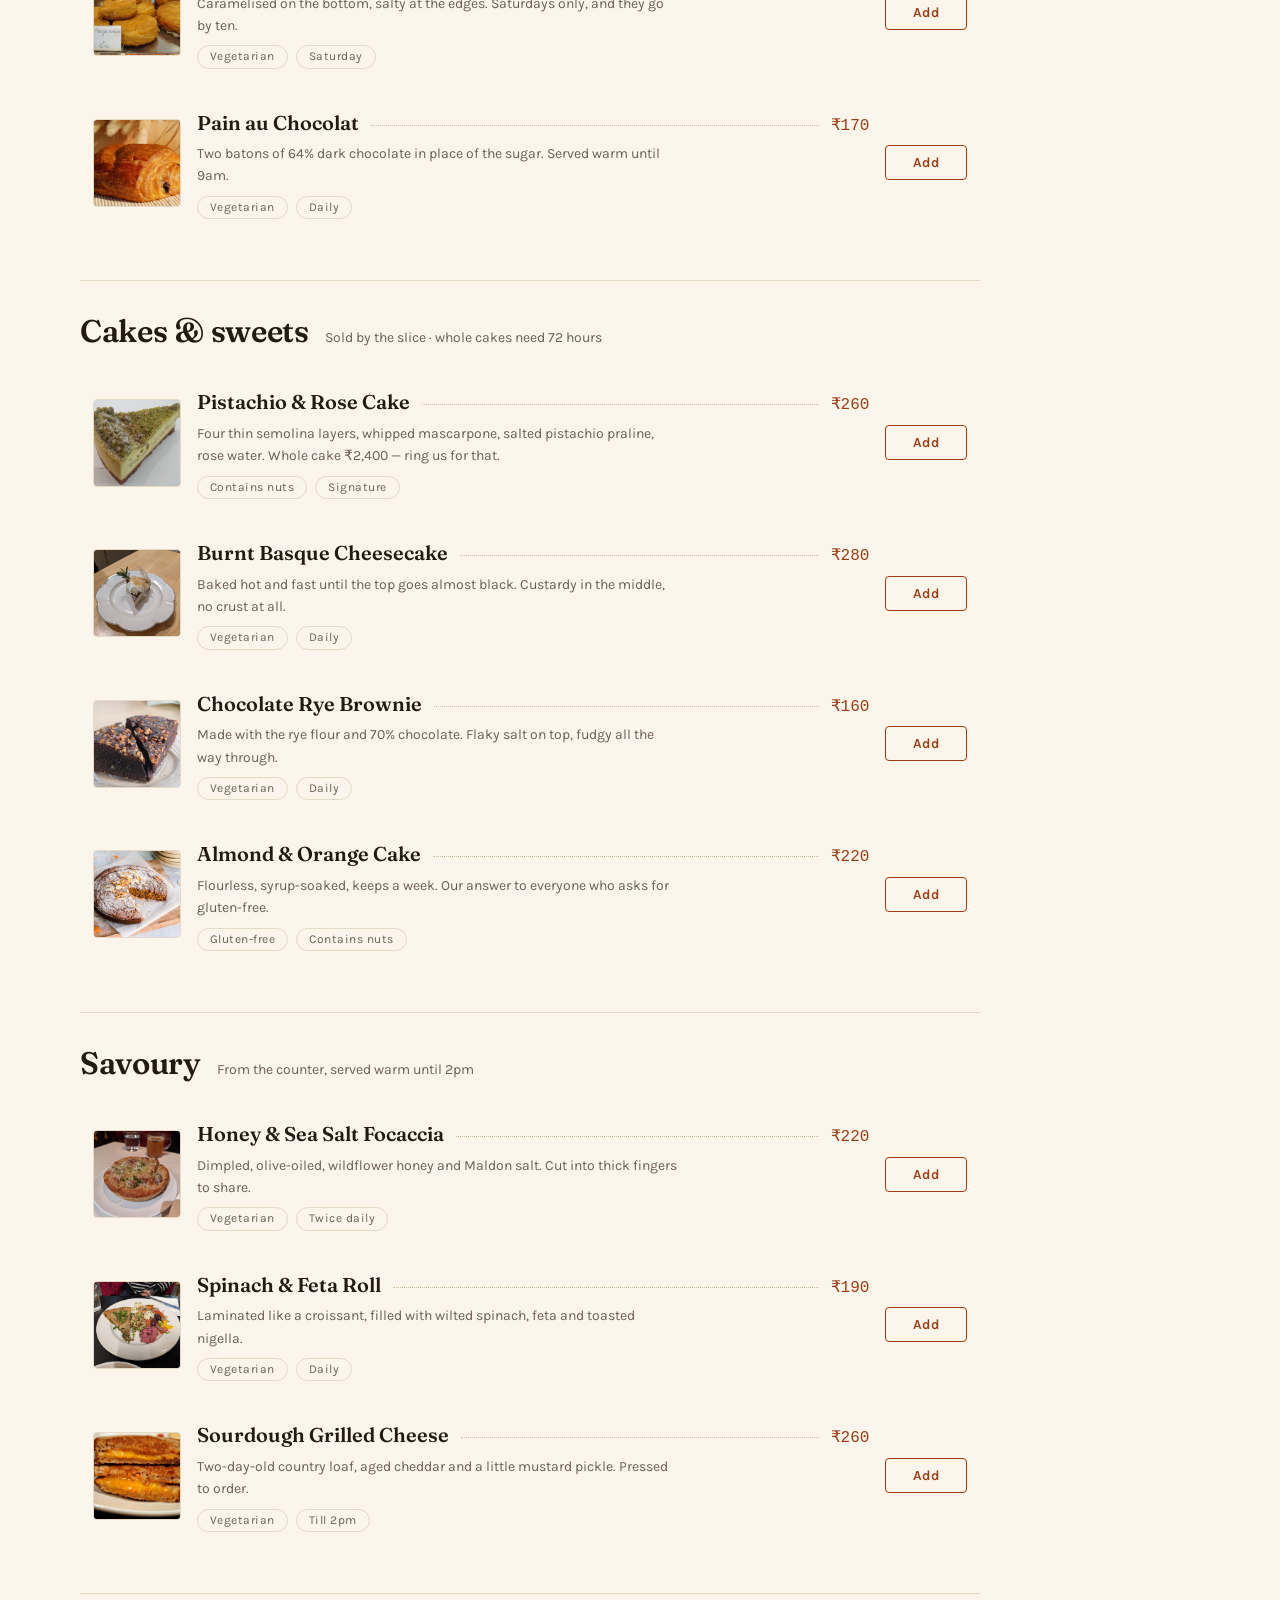
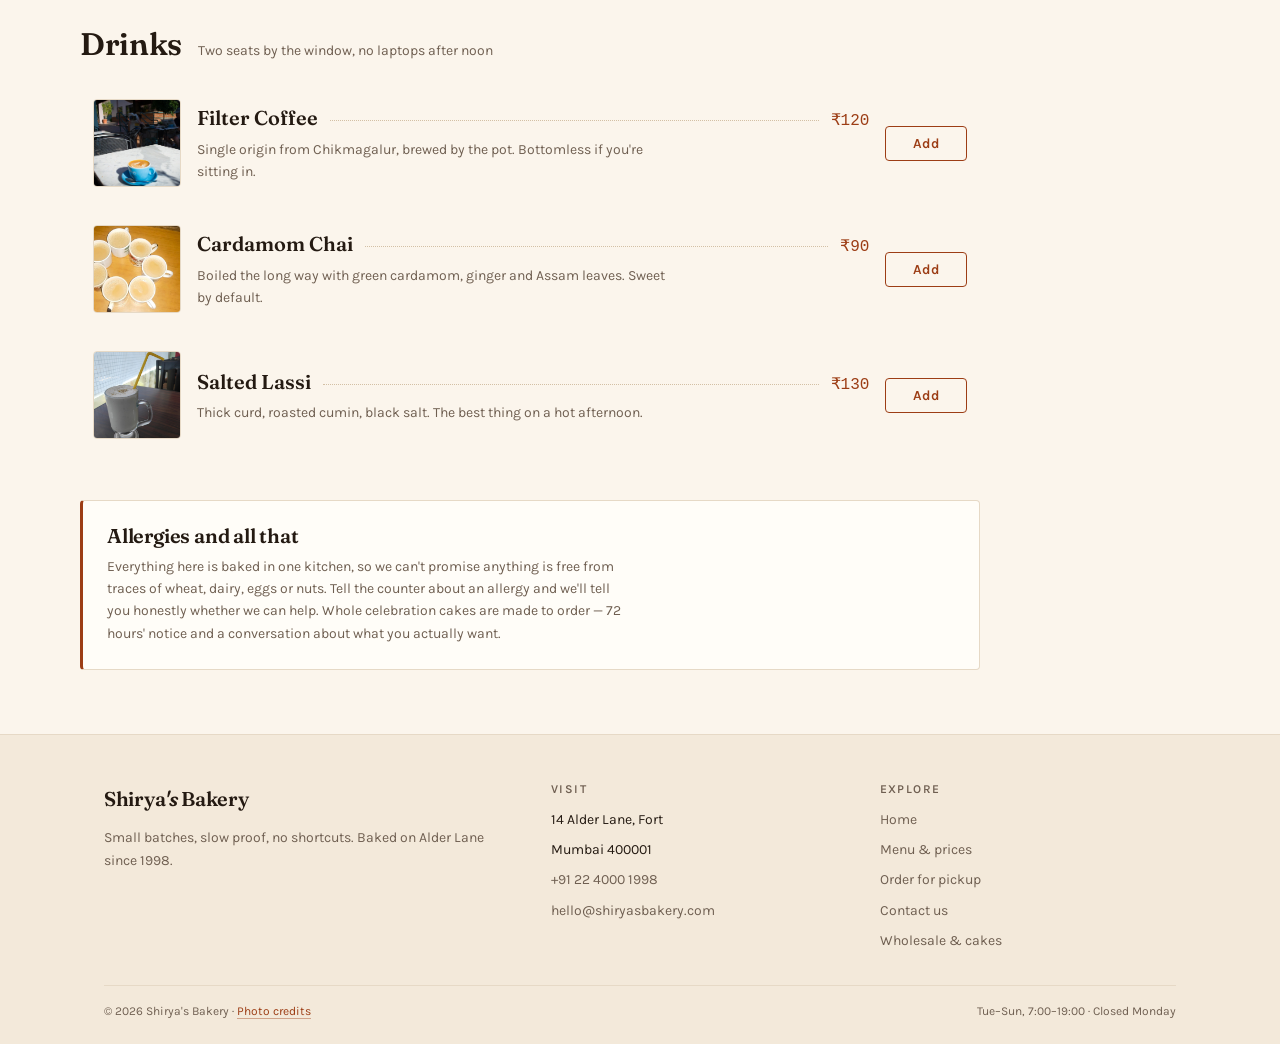
<file: menu.html>
<!DOCTYPE html>
<html lang="en">
<head>
<meta charset="utf-8">
<meta name="viewport" content="width=device-width, initial-scale=1">
<title>Menu — Shirya's Bakery</title>
<meta name="description" content="The full case at Shirya's Bakery: naturally leavened breads, laminated pastries, cakes and sweets, savoury bakes and drinks. Add to your basket and order for pickup.">
<link rel="preconnect" href="https://fonts.googleapis.com">
<link rel="preconnect" href="https://fonts.gstatic.com" crossorigin>
<link href="https://fonts.googleapis.com/css2?family=Fraunces:ital,opsz,wght@0,9..144,400;0,9..144,600;1,9..144,400;1,9..144,600&family=Karla:wght@400;500;600&display=swap" rel="stylesheet">
<link rel="stylesheet" href="/design-tokens.css">
</head>
<body>
<div class="progress" aria-hidden="true"></div>
<a class="skip-link" href="#main">Skip to content</a>

<header class="site-header">
  <div class="wrap nav">
    <a class="brand" href="/index.html">
      <svg class="brand-mark" viewBox="0 0 24 24" fill="none" stroke="currentColor" stroke-width="1.5" aria-hidden="true">
        <path d="M12 21V11"/>
        <path d="M12 11c0-3 2-5 5-5 0 3-2 5-5 5Z"/>
        <path d="M12 11c0-3-2-5-5-5 0 3 2 5 5 5Z"/>
        <path d="M12 15c0-2 1.5-3.5 3.5-3.5 0 2-1.5 3.5-3.5 3.5Z"/>
        <path d="M12 15c0-2-1.5-3.5-3.5-3.5 0 2 1.5 3.5 3.5 3.5Z"/>
      </svg>
      <span>Shirya<em>'s</em> Bakery</span>
    </a>
    <ul class="nav-links">
      <li><a href="/index.html">Home</a></li>
      <li><a href="/menu.html" aria-current="page">Menu</a></li>
      <li><a href="/contact.html">Contact us</a></li>
    </ul>
    <div class="nav-actions">
      <button class="cart-btn" type="button" data-cart-open aria-label="Open your basket">
        <svg viewBox="0 0 24 24" fill="none" stroke="currentColor" stroke-width="1.5" stroke-linecap="round" aria-hidden="true">
          <path d="M4 8h16l-1.5 11a2 2 0 0 1-2 1.8h-9A2 2 0 0 1 5.5 19Z"/>
          <path d="M9 8V6a3 3 0 0 1 6 0v2"/>
        </svg>
        <span class="btn-label">Basket</span>
        <span class="cart-count" data-cart-count hidden>0</span>
      </button>
    </div>
  </div>
</header>

<main id="main">

  <section class="page-head">
    <div class="wrap">
      <p class="eyebrow">The menu</p>
      <h1>Everything in the case</h1>
      <p class="lede">The list changes with what's good that week — the breads and the morning buns are permanent, most of the rest comes and goes. Add what you want, then pick a time to collect it.</p>
    </div>
  </section>

  <div class="wrap menu-body">

    <section class="menu-cat" aria-labelledby="breads">
      <div class="menu-cat-head">
        <h2 id="breads">Breads</h2>
        <p class="menu-cat-note">Whole loaves from 7am · sliced on request</p>
      </div>
      <ul class="menu-list">

        <li class="menu-item reveal">
          <div class="menu-thumb"><img src="/assets/img/sourdough.jpg" width="88" height="88" loading="lazy" alt=""></div>
          <div class="menu-main">
            <div class="menu-item-row">
              <span class="menu-name">Country Sourdough</span>
              <span class="leader" aria-hidden="true"></span>
              <span class="menu-price">₹340</span>
            </div>
            <p class="menu-desc">Stone-milled wheat, 48-hour cold ferment, blistered crust. The one we're known for.</p>
            <ul class="tags"><li class="tag">Vegan</li><li class="tag">Daily</li></ul>
          </div>
          <div class="menu-item-side">
            <button class="add-btn" type="button" data-add="sourdough"><span class="add-label">Add</span></button>
          </div>
        </li>

        <li class="menu-item reveal">
          <div class="menu-thumb"><img src="/assets/img/rye.jpg" width="88" height="88" loading="lazy" alt=""></div>
          <div class="menu-main">
            <div class="menu-item-row">
              <span class="menu-name">Seeded Rye &amp; Molasses</span>
              <span class="leader" aria-hidden="true"></span>
              <span class="menu-price">₹380</span>
            </div>
            <p class="menu-desc">Dark, dense and slightly sweet. Sunflower, flax and cracked coriander seed through the crumb.</p>
            <ul class="tags"><li class="tag">Vegan</li><li class="tag">Keeps 4 days</li></ul>
          </div>
          <div class="menu-item-side">
            <button class="add-btn" type="button" data-add="rye"><span class="add-label">Add</span></button>
          </div>
        </li>

        <li class="menu-item reveal">
          <div class="menu-thumb"><img src="/assets/img/fougasse.jpg" width="88" height="88" loading="lazy" alt=""></div>
          <div class="menu-main">
            <div class="menu-item-row">
              <span class="menu-name">Olive &amp; Rosemary Fougasse</span>
              <span class="leader" aria-hidden="true"></span>
              <span class="menu-price">₹260</span>
            </div>
            <p class="menu-desc">Shaped like a leaf, torn open at the table. Kalamata olives, rosemary from the window box.</p>
            <ul class="tags"><li class="tag">Vegan</li><li class="tag">Fri–Sun</li></ul>
          </div>
          <div class="menu-item-side">
            <button class="add-btn" type="button" data-add="fougasse"><span class="add-label">Add</span></button>
          </div>
        </li>

        <li class="menu-item reveal">
          <div class="menu-thumb"><img src="/assets/img/milk-bread.jpg" width="88" height="88" loading="lazy" alt=""></div>
          <div class="menu-main">
            <div class="menu-item-row">
              <span class="menu-name">Milk Bread, Pullman</span>
              <span class="leader" aria-hidden="true"></span>
              <span class="menu-price">₹300</span>
            </div>
            <p class="menu-desc">Tangzhong method, feather-soft, cut thick for toast. Sold by the half loaf after 3pm.</p>
            <ul class="tags"><li class="tag">Vegetarian</li><li class="tag">Daily</li></ul>
          </div>
          <div class="menu-item-side">
            <button class="add-btn" type="button" data-add="milk-bread"><span class="add-label">Add</span></button>
          </div>
        </li>

      </ul>
    </section>

    <section class="menu-cat" aria-labelledby="pastries">
      <div class="menu-cat-head">
        <h2 id="pastries">Pastries &amp; viennoiserie</h2>
        <p class="menu-cat-note">Laminated by hand, three days from mix to case</p>
      </div>
      <ul class="menu-list">

        <li class="menu-item reveal">
          <div class="menu-thumb"><img src="/assets/img/morning-bun.jpg" width="88" height="88" loading="lazy" alt=""></div>
          <div class="menu-main">
            <div class="menu-item-row">
              <span class="menu-name">Cardamom Morning Bun</span>
              <span class="leader" aria-hidden="true"></span>
              <span class="menu-price">₹180</span>
            </div>
            <p class="menu-desc">Twenty-seven layers, orange zest and green cardamom sugar, demerara on top.</p>
            <ul class="tags"><li class="tag">Vegetarian</li><li class="tag">Bestseller</li></ul>
          </div>
          <div class="menu-item-side">
            <button class="add-btn" type="button" data-add="morning-bun"><span class="add-label">Add</span></button>
          </div>
        </li>

        <li class="menu-item reveal">
          <div class="menu-thumb"><img src="/assets/img/croissant.jpg" width="88" height="88" loading="lazy" alt=""></div>
          <div class="menu-main">
            <div class="menu-item-row">
              <span class="menu-name">Butter Croissant</span>
              <span class="leader" aria-hidden="true"></span>
              <span class="menu-price">₹150</span>
            </div>
            <p class="menu-desc">Cultured butter, proofed overnight, baked until the seams split. Nothing else in it.</p>
            <ul class="tags"><li class="tag">Vegetarian</li><li class="tag">Daily</li></ul>
          </div>
          <div class="menu-item-side">
            <button class="add-btn" type="button" data-add="croissant"><span class="add-label">Add</span></button>
          </div>
        </li>

        <li class="menu-item reveal">
          <div class="menu-thumb"><img src="/assets/img/kouign-amann.jpg" width="88" height="88" loading="lazy" alt=""></div>
          <div class="menu-main">
            <div class="menu-item-row">
              <span class="menu-name">Kouign-amann</span>
              <span class="leader" aria-hidden="true"></span>
              <span class="menu-price">₹200</span>
            </div>
            <p class="menu-desc">Caramelised on the bottom, salty at the edges. Saturdays only, and they go by ten.</p>
            <ul class="tags"><li class="tag">Vegetarian</li><li class="tag">Saturday</li></ul>
          </div>
          <div class="menu-item-side">
            <button class="add-btn" type="button" data-add="kouign-amann"><span class="add-label">Add</span></button>
          </div>
        </li>

        <li class="menu-item reveal">
          <div class="menu-thumb"><img src="/assets/img/pain-au-chocolat.jpg" width="88" height="88" loading="lazy" alt=""></div>
          <div class="menu-main">
            <div class="menu-item-row">
              <span class="menu-name">Pain au Chocolat</span>
              <span class="leader" aria-hidden="true"></span>
              <span class="menu-price">₹170</span>
            </div>
            <p class="menu-desc">Two batons of 64% dark chocolate in place of the sugar. Served warm until 9am.</p>
            <ul class="tags"><li class="tag">Vegetarian</li><li class="tag">Daily</li></ul>
          </div>
          <div class="menu-item-side">
            <button class="add-btn" type="button" data-add="pain-au-chocolat"><span class="add-label">Add</span></button>
          </div>
        </li>

      </ul>
    </section>

    <section class="menu-cat" aria-labelledby="cakes">
      <div class="menu-cat-head">
        <h2 id="cakes">Cakes &amp; sweets</h2>
        <p class="menu-cat-note">Sold by the slice · whole cakes need 72 hours</p>
      </div>
      <ul class="menu-list">

        <li class="menu-item reveal">
          <div class="menu-thumb"><img src="/assets/img/pistachio-cake.jpg" width="88" height="88" loading="lazy" alt=""></div>
          <div class="menu-main">
            <div class="menu-item-row">
              <span class="menu-name">Pistachio &amp; Rose Cake</span>
              <span class="leader" aria-hidden="true"></span>
              <span class="menu-price">₹260</span>
            </div>
            <p class="menu-desc">Four thin semolina layers, whipped mascarpone, salted pistachio praline, rose water. Whole cake ₹2,400 — ring us for that.</p>
            <ul class="tags"><li class="tag">Contains nuts</li><li class="tag">Signature</li></ul>
          </div>
          <div class="menu-item-side">
            <button class="add-btn" type="button" data-add="pistachio-cake"><span class="add-label">Add</span></button>
          </div>
        </li>

        <li class="menu-item reveal">
          <div class="menu-thumb"><img src="/assets/img/basque-cheesecake.jpg" width="88" height="88" loading="lazy" alt=""></div>
          <div class="menu-main">
            <div class="menu-item-row">
              <span class="menu-name">Burnt Basque Cheesecake</span>
              <span class="leader" aria-hidden="true"></span>
              <span class="menu-price">₹280</span>
            </div>
            <p class="menu-desc">Baked hot and fast until the top goes almost black. Custardy in the middle, no crust at all.</p>
            <ul class="tags"><li class="tag">Vegetarian</li><li class="tag">Daily</li></ul>
          </div>
          <div class="menu-item-side">
            <button class="add-btn" type="button" data-add="basque-cheesecake"><span class="add-label">Add</span></button>
          </div>
        </li>

        <li class="menu-item reveal">
          <div class="menu-thumb"><img src="/assets/img/brownie.jpg" width="88" height="88" loading="lazy" alt=""></div>
          <div class="menu-main">
            <div class="menu-item-row">
              <span class="menu-name">Chocolate Rye Brownie</span>
              <span class="leader" aria-hidden="true"></span>
              <span class="menu-price">₹160</span>
            </div>
            <p class="menu-desc">Made with the rye flour and 70% chocolate. Flaky salt on top, fudgy all the way through.</p>
            <ul class="tags"><li class="tag">Vegetarian</li><li class="tag">Daily</li></ul>
          </div>
          <div class="menu-item-side">
            <button class="add-btn" type="button" data-add="brownie"><span class="add-label">Add</span></button>
          </div>
        </li>

        <li class="menu-item reveal">
          <div class="menu-thumb"><img src="/assets/img/almond-orange-cake.jpg" width="88" height="88" loading="lazy" alt=""></div>
          <div class="menu-main">
            <div class="menu-item-row">
              <span class="menu-name">Almond &amp; Orange Cake</span>
              <span class="leader" aria-hidden="true"></span>
              <span class="menu-price">₹220</span>
            </div>
            <p class="menu-desc">Flourless, syrup-soaked, keeps a week. Our answer to everyone who asks for gluten-free.</p>
            <ul class="tags"><li class="tag">Gluten-free</li><li class="tag">Contains nuts</li></ul>
          </div>
          <div class="menu-item-side">
            <button class="add-btn" type="button" data-add="almond-orange-cake"><span class="add-label">Add</span></button>
          </div>
        </li>

      </ul>
    </section>

    <section class="menu-cat" aria-labelledby="savoury">
      <div class="menu-cat-head">
        <h2 id="savoury">Savoury</h2>
        <p class="menu-cat-note">From the counter, served warm until 2pm</p>
      </div>
      <ul class="menu-list">

        <li class="menu-item reveal">
          <div class="menu-thumb"><img src="/assets/img/focaccia.jpg" width="88" height="88" loading="lazy" alt=""></div>
          <div class="menu-main">
            <div class="menu-item-row">
              <span class="menu-name">Honey &amp; Sea Salt Focaccia</span>
              <span class="leader" aria-hidden="true"></span>
              <span class="menu-price">₹220</span>
            </div>
            <p class="menu-desc">Dimpled, olive-oiled, wildflower honey and Maldon salt. Cut into thick fingers to share.</p>
            <ul class="tags"><li class="tag">Vegetarian</li><li class="tag">Twice daily</li></ul>
          </div>
          <div class="menu-item-side">
            <button class="add-btn" type="button" data-add="focaccia"><span class="add-label">Add</span></button>
          </div>
        </li>

        <li class="menu-item reveal">
          <div class="menu-thumb"><img src="/assets/img/spinach-roll.jpg" width="88" height="88" loading="lazy" alt=""></div>
          <div class="menu-main">
            <div class="menu-item-row">
              <span class="menu-name">Spinach &amp; Feta Roll</span>
              <span class="leader" aria-hidden="true"></span>
              <span class="menu-price">₹190</span>
            </div>
            <p class="menu-desc">Laminated like a croissant, filled with wilted spinach, feta and toasted nigella.</p>
            <ul class="tags"><li class="tag">Vegetarian</li><li class="tag">Daily</li></ul>
          </div>
          <div class="menu-item-side">
            <button class="add-btn" type="button" data-add="spinach-roll"><span class="add-label">Add</span></button>
          </div>
        </li>

        <li class="menu-item reveal">
          <div class="menu-thumb"><img src="/assets/img/grilled-cheese.jpg" width="88" height="88" loading="lazy" alt=""></div>
          <div class="menu-main">
            <div class="menu-item-row">
              <span class="menu-name">Sourdough Grilled Cheese</span>
              <span class="leader" aria-hidden="true"></span>
              <span class="menu-price">₹260</span>
            </div>
            <p class="menu-desc">Two-day-old country loaf, aged cheddar and a little mustard pickle. Pressed to order.</p>
            <ul class="tags"><li class="tag">Vegetarian</li><li class="tag">Till 2pm</li></ul>
          </div>
          <div class="menu-item-side">
            <button class="add-btn" type="button" data-add="grilled-cheese"><span class="add-label">Add</span></button>
          </div>
        </li>

      </ul>
    </section>

    <section class="menu-cat" aria-labelledby="drinks">
      <div class="menu-cat-head">
        <h2 id="drinks">Drinks</h2>
        <p class="menu-cat-note">Two seats by the window, no laptops after noon</p>
      </div>
      <ul class="menu-list">

        <li class="menu-item reveal">
          <div class="menu-thumb"><img src="/assets/img/coffee.jpg" width="88" height="88" loading="lazy" alt=""></div>
          <div class="menu-main">
            <div class="menu-item-row">
              <span class="menu-name">Filter Coffee</span>
              <span class="leader" aria-hidden="true"></span>
              <span class="menu-price">₹120</span>
            </div>
            <p class="menu-desc">Single origin from Chikmagalur, brewed by the pot. Bottomless if you're sitting in.</p>
          </div>
          <div class="menu-item-side">
            <button class="add-btn" type="button" data-add="coffee"><span class="add-label">Add</span></button>
          </div>
        </li>

        <li class="menu-item reveal">
          <div class="menu-thumb"><img src="/assets/img/chai.jpg" width="88" height="88" loading="lazy" alt=""></div>
          <div class="menu-main">
            <div class="menu-item-row">
              <span class="menu-name">Cardamom Chai</span>
              <span class="leader" aria-hidden="true"></span>
              <span class="menu-price">₹90</span>
            </div>
            <p class="menu-desc">Boiled the long way with green cardamom, ginger and Assam leaves. Sweet by default.</p>
          </div>
          <div class="menu-item-side">
            <button class="add-btn" type="button" data-add="chai"><span class="add-label">Add</span></button>
          </div>
        </li>

        <li class="menu-item reveal">
          <div class="menu-thumb"><img src="/assets/img/lassi.jpg" width="88" height="88" loading="lazy" alt=""></div>
          <div class="menu-main">
            <div class="menu-item-row">
              <span class="menu-name">Salted Lassi</span>
              <span class="leader" aria-hidden="true"></span>
              <span class="menu-price">₹130</span>
            </div>
            <p class="menu-desc">Thick curd, roasted cumin, black salt. The best thing on a hot afternoon.</p>
          </div>
          <div class="menu-item-side">
            <button class="add-btn" type="button" data-add="lassi"><span class="add-label">Add</span></button>
          </div>
        </li>

      </ul>
    </section>

    <aside class="menu-foot">
      <h3>Allergies and all that</h3>
      <p>Everything here is baked in one kitchen, so we can't promise anything is free from traces of wheat, dairy, eggs or nuts. Tell the counter about an allergy and we'll tell you honestly whether we can help. Whole celebration cakes are made to order — 72 hours' notice and a conversation about what you actually want.</p>
    </aside>

  </div>

</main>

<footer class="site-footer">
  <div class="wrap">
    <div class="footer-grid">
      <div>
        <a class="brand" href="/index.html"><span>Shirya<em>'s</em> Bakery</span></a>
        <p style="margin-top: var(--space-3);">Small batches, slow proof, no shortcuts. Baked on Alder Lane since 1998.</p>
      </div>
      <div>
        <h4>Visit</h4>
        <ul class="footer-links">
          <li>14 Alder Lane, Fort</li>
          <li>Mumbai 400001</li>
          <li><a href="tel:+912240001998">+91 22 4000 1998</a></li>
          <li><a href="mailto:hello@shiryasbakery.com">hello@shiryasbakery.com</a></li>
        </ul>
      </div>
      <div>
        <h4>Explore</h4>
        <ul class="footer-links">
          <li><a href="/index.html">Home</a></li>
          <li><a href="/menu.html">Menu &amp; prices</a></li>
          <li><a href="/order.html">Order for pickup</a></li>
          <li><a href="/contact.html">Contact us</a></li>
          <li><a href="/contact.html#wholesale">Wholesale &amp; cakes</a></li>
        </ul>
      </div>
    </div>
    <div class="footer-base">
      <span>© 2026 Shirya's Bakery · <a href="/credits.html">Photo credits</a></span>
      <span>Tue–Sun, 7:00–19:00 · Closed Monday</span>
    </div>
  </div>
</footer>

<script src="/site.js" defer></script>
</body>
</html>
</file>
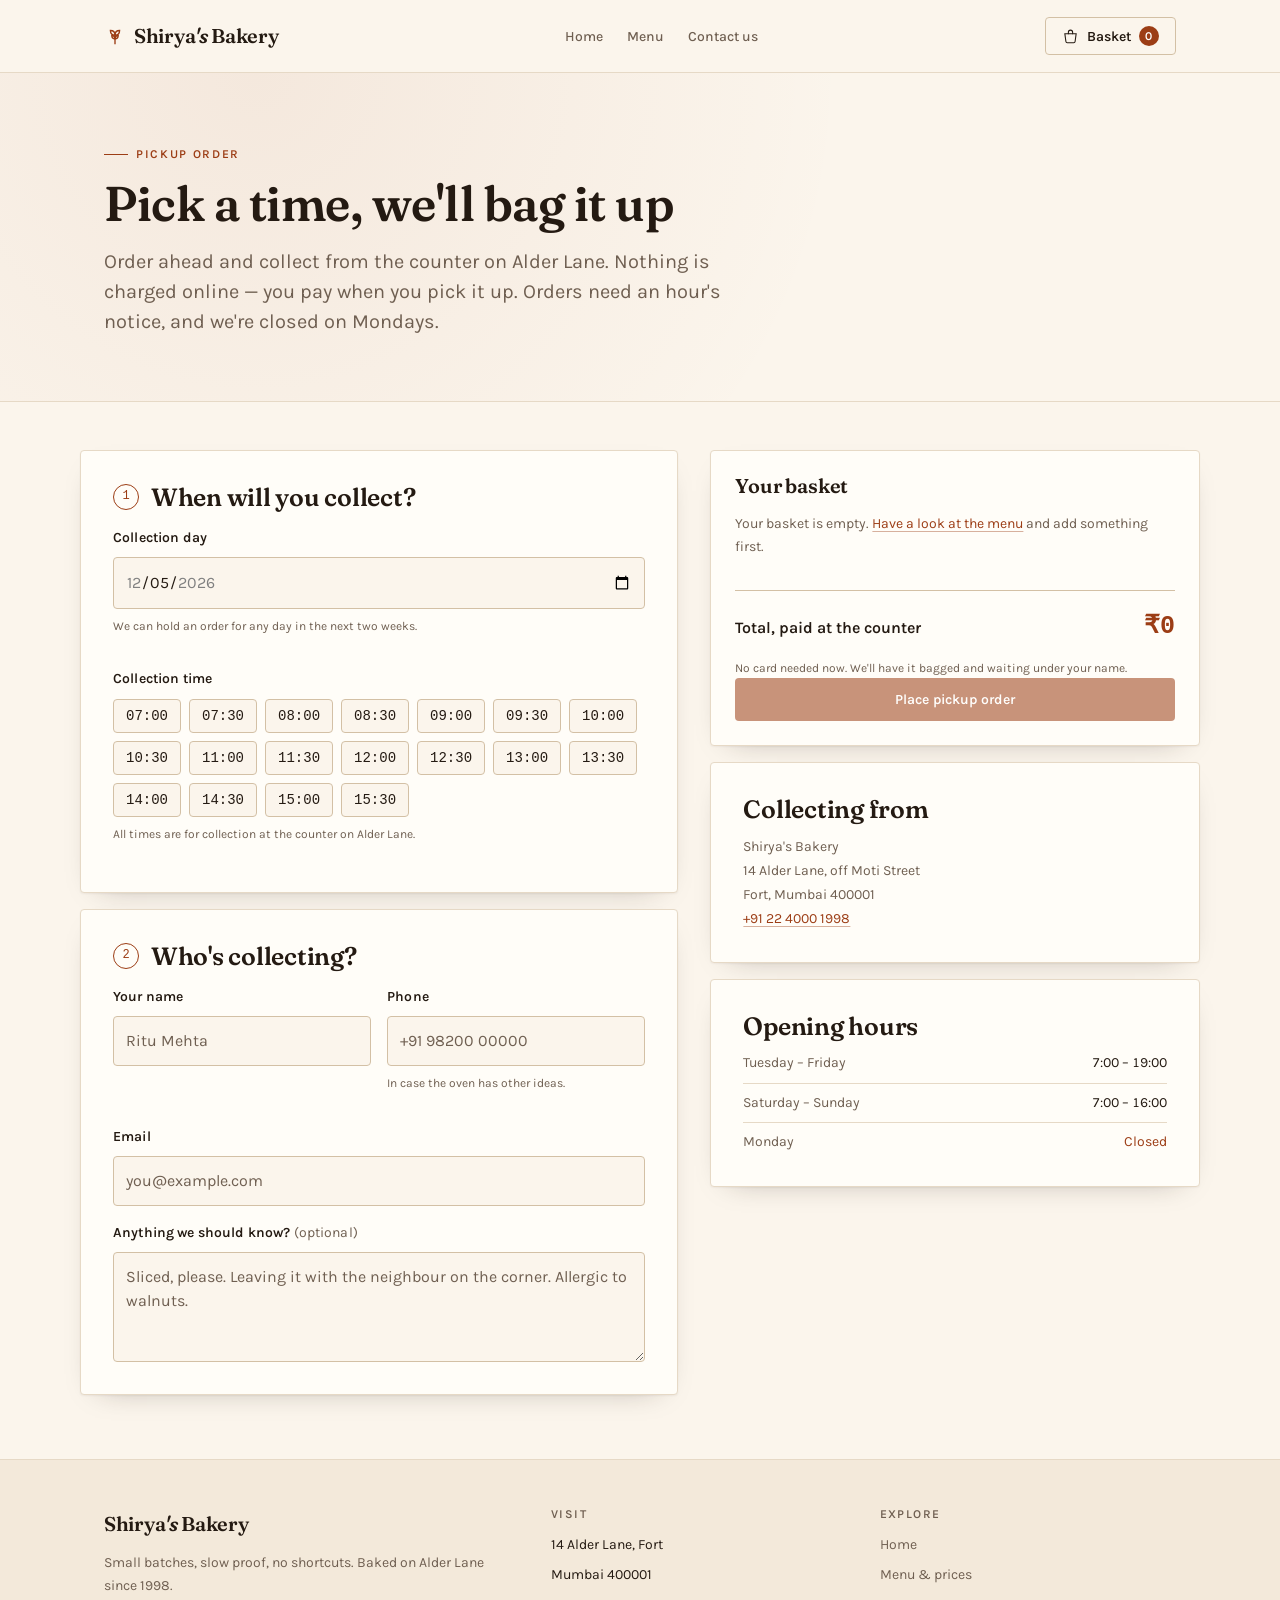
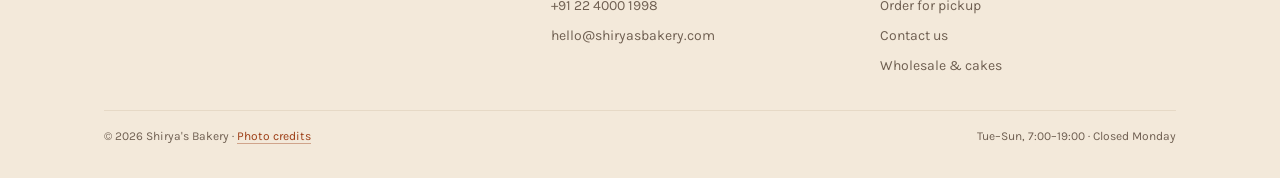
<file: order.html>
<!DOCTYPE html>
<html lang="en">
<head>
<meta charset="utf-8">
<meta name="viewport" content="width=device-width, initial-scale=1">
<title>Order for pickup — Shirya's Bakery</title>
<meta name="description" content="Build a basket, choose a collection day and time, and pick up your bread and pastries from the counter on Alder Lane. Pay when you collect.">
<link rel="preconnect" href="https://fonts.googleapis.com">
<link rel="preconnect" href="https://fonts.gstatic.com" crossorigin>
<link href="https://fonts.googleapis.com/css2?family=Fraunces:ital,opsz,wght@0,9..144,400;0,9..144,600;1,9..144,400;1,9..144,600&family=Karla:wght@400;500;600&display=swap" rel="stylesheet">
<link rel="stylesheet" href="/design-tokens.css">
</head>
<body>
<div class="progress" aria-hidden="true"></div>
<a class="skip-link" href="#main">Skip to content</a>

<header class="site-header">
  <div class="wrap nav">
    <a class="brand" href="/index.html">
      <svg class="brand-mark" viewBox="0 0 24 24" fill="none" stroke="currentColor" stroke-width="1.5" aria-hidden="true">
        <path d="M12 21V11"/>
        <path d="M12 11c0-3 2-5 5-5 0 3-2 5-5 5Z"/>
        <path d="M12 11c0-3-2-5-5-5 0 3 2 5 5 5Z"/>
        <path d="M12 15c0-2 1.5-3.5 3.5-3.5 0 2-1.5 3.5-3.5 3.5Z"/>
        <path d="M12 15c0-2-1.5-3.5-3.5-3.5 0 2 1.5 3.5 3.5 3.5Z"/>
      </svg>
      <span>Shirya<em>'s</em> Bakery</span>
    </a>
    <ul class="nav-links">
      <li><a href="/index.html">Home</a></li>
      <li><a href="/menu.html">Menu</a></li>
      <li><a href="/contact.html">Contact us</a></li>
    </ul>
    <div class="nav-actions">
      <button class="cart-btn" type="button" data-cart-open aria-label="Open your basket">
        <svg viewBox="0 0 24 24" fill="none" stroke="currentColor" stroke-width="1.5" stroke-linecap="round" aria-hidden="true">
          <path d="M4 8h16l-1.5 11a2 2 0 0 1-2 1.8h-9A2 2 0 0 1 5.5 19Z"/>
          <path d="M9 8V6a3 3 0 0 1 6 0v2"/>
        </svg>
        <span class="btn-label">Basket</span>
        <span class="cart-count" data-cart-count hidden>0</span>
      </button>
    </div>
  </div>
</header>

<main id="main">

  <section class="page-head">
    <div class="wrap">
      <p class="eyebrow">Pickup order</p>
      <h1>Pick a time, we'll bag it up</h1>
      <p class="lede">Order ahead and collect from the counter on Alder Lane. Nothing is charged online — you pay when you pick it up. Orders need an hour's notice, and we're closed on Mondays.</p>
    </div>
  </section>

  <div class="wrap order-body" id="order-root">
    <div class="order-grid">

      <form id="order-form" novalidate>

        <div class="panel" style="margin-bottom: var(--space-4);">
          <div class="step-head">
            <span class="step-num">1</span>
            <h2>When will you collect?</h2>
          </div>

          <div class="field">
            <label class="label" for="pickup-date">Collection day</label>
            <input class="input" type="date" id="pickup-date" name="pickup-date" required>
            <p class="hint">We can hold an order for any day in the next two weeks.</p>
          </div>

          <div class="field" style="margin-top: var(--space-4);">
            <span class="label" id="slot-label">Collection time</span>
            <div class="slot-grid" id="slot-wrap" role="group" aria-labelledby="slot-label"></div>
            <p class="hint" id="slot-note" role="status" aria-live="polite"></p>
            <input type="hidden" id="pickup-time" name="pickup-time">
          </div>
        </div>

        <div class="panel">
          <div class="step-head">
            <span class="step-num">2</span>
            <h2>Who's collecting?</h2>
          </div>

          <div class="form-grid">
            <div class="field">
              <label class="label" for="pickup-name">Your name</label>
              <input class="input" type="text" id="pickup-name" name="pickup-name"
                     autocomplete="name" placeholder="Ritu Mehta" required>
            </div>
            <div class="field">
              <label class="label" for="pickup-phone">Phone</label>
              <input class="input" type="tel" id="pickup-phone" name="pickup-phone"
                     autocomplete="tel" placeholder="+91 98200 00000" required>
              <p class="hint">In case the oven has other ideas.</p>
            </div>
            <div class="field field-wide">
              <label class="label" for="pickup-email">Email</label>
              <input class="input" type="email" id="pickup-email" name="pickup-email"
                     autocomplete="email" placeholder="you@example.com" required>
            </div>
            <div class="field field-wide">
              <label class="label" for="pickup-notes">Anything we should know? <span class="opt">(optional)</span></label>
              <textarea class="input" id="pickup-notes" name="pickup-notes"
                        placeholder="Sliced, please. Leaving it with the neighbour on the corner. Allergic to walnuts."></textarea>
            </div>
          </div>
        </div>

      </form>

      <aside class="order-side">
        <div class="summary">
          <h2>Your basket</h2>

          <p class="summary-empty" id="order-empty" hidden>
            Your basket is empty. <a href="/menu.html">Have a look at the menu</a> and add something first.
          </p>

          <ul class="summary-list" id="summary-list"></ul>

          <div class="summary-total">
            <span>Total, paid at the counter</span>
            <span class="amount" id="summary-total">₹0</span>
          </div>

          <p class="summary-meta">No card needed now. We'll have it bagged and waiting under your name.</p>

          <button class="btn btn-primary btn-block" type="submit" form="order-form" id="place-order">
            Place pickup order
          </button>
        </div>

        <div class="panel">
          <h3 style="margin-bottom: var(--space-3);">Collecting from</h3>
          <address style="font-style: normal; font-size: var(--text-sm); color: var(--text-muted); line-height: 1.7;">
            Shirya's Bakery<br>
            14 Alder Lane, off Moti Street<br>
            Fort, Mumbai 400001<br>
            <a href="tel:+912240001998">+91 22 4000 1998</a>
          </address>
        </div>

        <div class="panel">
          <h3 style="margin-bottom: var(--space-3);">Opening hours</h3>
          <dl class="hours">
            <div><dt>Tuesday – Friday</dt><dd>7:00 – 19:00</dd></div>
            <div><dt>Saturday – Sunday</dt><dd>7:00 – 16:00</dd></div>
            <div class="closed"><dt>Monday</dt><dd>Closed</dd></div>
          </dl>
        </div>
      </aside>

    </div>
  </div>

  <section class="wrap order-body" id="confirm" hidden>
    <div class="confirm">
      <svg class="confirm-tick" viewBox="0 0 24 24" fill="none" stroke="currentColor" stroke-width="1.6"
           stroke-linecap="round" stroke-linejoin="round" aria-hidden="true">
        <circle cx="12" cy="12" r="10"/>
        <path d="m8 12.5 2.5 2.5L16 9.5"/>
      </svg>
      <h1>That's in the book</h1>
      <p>We've written your order down and we'll have it bagged and waiting under your name. Show this code at the counter — no need to print it.</p>
      <span class="code" id="confirm-code">SB-0000</span>

      <dl>
        <div><dt>Collect</dt><dd id="confirm-when">—</dd></div>
        <div><dt>Name</dt><dd id="confirm-name">—</dd></div>
        <div><dt>Basket</dt><dd id="confirm-items">—</dd></div>
        <div><dt>Pay at the counter</dt><dd id="confirm-total">₹0</dd></div>
      </dl>

      <p style="color: var(--text-muted); font-size: var(--text-sm);">
        Need to change something? Ring <a href="tel:+912240001998">+91 22 4000 1998</a> and quote the code above.
      </p>

      <a class="btn btn-secondary" href="/menu.html">Back to the menu</a>
    </div>
  </section>

</main>

<footer class="site-footer">
  <div class="wrap">
    <div class="footer-grid">
      <div>
        <a class="brand" href="/index.html"><span>Shirya<em>'s</em> Bakery</span></a>
        <p style="margin-top: var(--space-3);">Small batches, slow proof, no shortcuts. Baked on Alder Lane since 1998.</p>
      </div>
      <div>
        <h4>Visit</h4>
        <ul class="footer-links">
          <li>14 Alder Lane, Fort</li>
          <li>Mumbai 400001</li>
          <li><a href="tel:+912240001998">+91 22 4000 1998</a></li>
          <li><a href="mailto:hello@shiryasbakery.com">hello@shiryasbakery.com</a></li>
        </ul>
      </div>
      <div>
        <h4>Explore</h4>
        <ul class="footer-links">
          <li><a href="/index.html">Home</a></li>
          <li><a href="/menu.html">Menu &amp; prices</a></li>
          <li><a href="/order.html">Order for pickup</a></li>
          <li><a href="/contact.html">Contact us</a></li>
          <li><a href="/contact.html#wholesale">Wholesale &amp; cakes</a></li>
        </ul>
      </div>
    </div>
    <div class="footer-base">
      <span>© 2026 Shirya's Bakery · <a href="/credits.html">Photo credits</a></span>
      <span>Tue–Sun, 7:00–19:00 · Closed Monday</span>
    </div>
  </div>
</footer>

<script src="/site.js" defer></script>
</body>
</html>
</file>
<file: design-tokens.css>
/*
  Shirya's Bakery -- shared tokens, base type, components and motion.
  Every page links this file with a leading slash and reads its colors and
  type from here. Changing the seven color tokens re-themes the whole site.

  Palette: surfaces are warm cream (flour, parchment), text is cocoa, accent is
  the deep rust of a baked crust -- checked at 6.79:1 white-on-rust and 6.27:1
  rust-on-cream in light, 8.61:1 and 8.59:1 in dark.

  Motion policy: everything decorative is gated on (hover: hover) so touch
  devices never get a stuck transform, and on prefers-reduced-motion so the
  site is fully usable with animation off.
*/

:root {
  /* ---- color: light (default) ---- */
  --surface: #fbf5ec;
  --surface-raised: #fffdf8;
  --surface-sunk: #f3e9da;
  --border: #e6d9c6;
  --border-strong: #d3c0a5;
  --text: #241a12;
  --text-muted: #6f5f51;

  --accent: #9c3d15;
  --accent-hover: #832f0e;
  --accent-contrast: #ffffff;
  --accent-soft: rgba(156, 61, 21, 0.07);

  --success: #1a7d4f;
  --danger: #b3261e;
  --scrim: rgba(36, 26, 18, 0.45);

  /* ---- type ---- */
  --font-display: "Fraunces", Georgia, "Times New Roman", serif;
  --font-body: "Karla", -apple-system, "Segoe UI", ui-sans-serif, sans-serif;
  --font-mono: ui-monospace, "Cascadia Code", Menlo, monospace;

  --text-xs: 0.75rem;
  --text-sm: 0.875rem;
  --text-base: 1rem;
  --text-lg: 1.25rem;
  --text-xl: 1.563rem;
  --text-2xl: 1.953rem;
  --text-3xl: 2.441rem;
  --text-4xl: 3.052rem;
  --text-hero: clamp(2.4rem, 5.4vw, 4rem);

  /* ---- spacing: 4px base unit ---- */
  --space-1: 0.25rem;
  --space-2: 0.5rem;
  --space-3: 0.75rem;
  --space-4: 1rem;
  --space-6: 1.5rem;
  --space-8: 2rem;
  --space-12: 3rem;
  --space-16: 4rem;

  /* Sharp-ish corners: a bakery that laminates dough is a place of precision,
     and a 4px radius says that better than a fully rounded card would. */
  --radius: 4px;
  --radius-lg: 10px;

  --shadow: 0 1px 2px rgba(36, 26, 18, 0.05), 0 10px 30px -20px rgba(36, 26, 18, 0.4);
  --shadow-lift: 0 2px 4px rgba(36, 26, 18, 0.06), 0 18px 40px -24px rgba(36, 26, 18, 0.55);
  --wrap: 1120px;
  --ease: cubic-bezier(0.22, 0.61, 0.36, 1);
}

@media (prefers-color-scheme: dark) {
  :root {
    --surface: #171310;
    --surface-raised: #211b16;
    --surface-sunk: #100d0b;
    --border: #3a3029;
    --border-strong: #4d4036;
    --text: #f4ece2;
    --text-muted: #a99a8b;

    --accent: #e8a170;
    --accent-hover: #f2b48a;
    --accent-contrast: #1a1209;
    --accent-soft: rgba(232, 161, 112, 0.1);
    --scrim: rgba(0, 0, 0, 0.6);

    --success: #3fbd82;
    --danger: #f0685f;

    --shadow: 0 1px 2px rgba(0, 0, 0, 0.4), 0 10px 30px -20px rgba(0, 0, 0, 0.8);
    --shadow-lift: 0 2px 4px rgba(0, 0, 0, 0.5), 0 18px 40px -24px rgba(0, 0, 0, 0.9);
  }
}

/* ---- base ---- */

* {
  box-sizing: border-box;
}

html {
  scroll-behavior: smooth;
}

body {
  margin: 0;
  background: var(--surface);
  color: var(--text);
  font-family: var(--font-body);
  font-size: var(--text-base);
  line-height: 1.6;
  -webkit-font-smoothing: antialiased;
  overflow-wrap: break-word;
}

body.no-scroll {
  overflow: hidden;
}

h1, h2, h3, h4 {
  font-family: var(--font-display);
  font-weight: 600;
  font-variation-settings: "SOFT" 40, "WONK" 1;
  line-height: 1.12;
  margin: 0 0 var(--space-4);
  text-wrap: balance;
  letter-spacing: -0.01em;
}

h1 { font-size: var(--text-4xl); }
h2 { font-size: var(--text-3xl); }
h3 { font-size: var(--text-xl); }
h4 { font-size: var(--text-lg); }

p {
  margin: 0 0 var(--space-4);
  max-width: 65ch;
}

a {
  color: var(--accent);
  text-decoration-color: color-mix(in srgb, var(--accent) 40%, transparent);
  text-underline-offset: 3px;
}

a:hover {
  color: var(--accent-hover);
}

img, svg {
  max-width: 100%;
}

:focus-visible {
  outline: 2px solid var(--accent);
  outline-offset: 3px;
  border-radius: 2px;
}

.tabular-nums {
  font-variant-numeric: tabular-nums;
}

.wrap {
  width: 100%;
  max-width: var(--wrap);
  margin: 0 auto;
  padding: 0 var(--space-6);
}

.skip-link {
  position: absolute;
  left: var(--space-4);
  top: -100px;
  z-index: 60;
  background: var(--accent);
  color: var(--accent-contrast);
  padding: var(--space-2) var(--space-4);
  border-radius: var(--radius);
  transition: top 120ms ease;
}

.skip-link:focus {
  top: var(--space-4);
}

.visually-hidden {
  position: absolute;
  width: 1px;
  height: 1px;
  overflow: hidden;
  clip: rect(0, 0, 0, 0);
  white-space: nowrap;
}

.eyebrow {
  display: inline-flex;
  align-items: center;
  gap: var(--space-2);
  margin: 0 0 var(--space-3);
  font-family: var(--font-body);
  font-size: var(--text-xs);
  font-weight: 600;
  letter-spacing: 0.14em;
  text-transform: uppercase;
  color: var(--accent);
}

.eyebrow::before {
  content: "";
  width: 24px;
  height: 1px;
  background: currentColor;
}

.lede {
  font-size: var(--text-lg);
  line-height: 1.5;
  color: var(--text-muted);
  max-width: 56ch;
}

/* ---- scroll progress ---- */

.progress {
  position: fixed;
  inset: 0 0 auto 0;
  height: 2px;
  z-index: 70;
  background: var(--accent);
  transform: scaleX(var(--progress, 0));
  transform-origin: 0 50%;
  pointer-events: none;
}

/* ---- scroll reveal ---- */

.reveal {
  opacity: 0;
  transform: translateY(22px);
  transition: opacity 620ms var(--ease), transform 620ms var(--ease);
  transition-delay: var(--reveal-delay, 0ms);
  will-change: opacity, transform;
}

.reveal.in {
  opacity: 1;
  transform: none;
  will-change: auto;
}

/* ---- header ---- */

.site-header {
  position: sticky;
  top: 0;
  z-index: 50;
  border-bottom: 1px solid var(--border);
  background: color-mix(in srgb, var(--surface) 88%, transparent);
  backdrop-filter: blur(10px);
}

.nav {
  display: flex;
  align-items: center;
  justify-content: space-between;
  gap: var(--space-6);
  min-height: 72px;
}

.brand {
  display: inline-flex;
  align-items: baseline;
  gap: var(--space-2);
  text-decoration: none;
  color: var(--text);
  font-family: var(--font-display);
  font-size: var(--text-lg);
  font-weight: 600;
  letter-spacing: -0.015em;
}

.brand em {
  font-style: italic;
  font-variation-settings: "SOFT" 100, "WONK" 1;
}

.brand-mark {
  width: 22px;
  height: 22px;
  align-self: center;
  color: var(--accent);
  flex: none;
  transition: transform 400ms var(--ease);
}

.brand:hover .brand-mark {
  transform: rotate(-12deg) scale(1.08);
}

.nav-links {
  display: flex;
  align-items: center;
  gap: var(--space-6);
  margin: 0;
  padding: 0;
  list-style: none;
}

.nav-links a {
  position: relative;
  color: var(--text-muted);
  font-size: var(--text-sm);
  font-weight: 500;
  text-decoration: none;
  padding: var(--space-1) 0;
}

.nav-links a::after {
  content: "";
  position: absolute;
  left: 0;
  right: 0;
  bottom: -2px;
  height: 1px;
  background: var(--accent);
  transform: scaleX(0);
  transform-origin: left;
  transition: transform 240ms var(--ease);
}

.nav-links a:hover {
  color: var(--text);
}

.nav-links a:hover::after,
.nav-links a[aria-current="page"]::after {
  transform: scaleX(1);
}

.nav-links a[aria-current="page"] {
  color: var(--text);
}

.nav-actions {
  display: flex;
  align-items: center;
  gap: var(--space-3);
}

@media (max-width: 760px) {
  .nav {
    flex-wrap: wrap;
    gap: var(--space-3);
    padding-top: var(--space-3);
    padding-bottom: var(--space-3);
  }

  .nav-links {
    order: 3;
    width: 100%;
    gap: var(--space-4);
    overflow-x: auto;
  }

  .nav-actions .btn-label {
    display: none;
  }
}

/* ---- buttons ---- */

.btn {
  display: inline-flex;
  align-items: center;
  justify-content: center;
  gap: var(--space-2);
  padding: var(--space-3) var(--space-6);
  border-radius: var(--radius);
  border: 1px solid transparent;
  font-family: var(--font-body);
  font-size: var(--text-sm);
  font-weight: 600;
  letter-spacing: 0.01em;
  text-decoration: none;
  cursor: pointer;
  transition: background-color 160ms ease, border-color 160ms ease,
    color 160ms ease, transform 160ms var(--ease), box-shadow 160ms ease;
}

.btn:active {
  transform: translateY(1px);
}

.btn-primary {
  background: var(--accent);
  color: var(--accent-contrast);
}

.btn-primary:hover {
  background: var(--accent-hover);
  color: var(--accent-contrast);
  box-shadow: 0 10px 24px -14px var(--accent);
}

.btn-secondary {
  background: transparent;
  color: var(--text);
  border-color: var(--border-strong);
}

.btn-secondary:hover {
  border-color: var(--text);
  color: var(--text);
  transform: translateY(-1px);
}

.btn-ghost {
  background: transparent;
  color: var(--text-muted);
  border-color: transparent;
  padding: var(--space-2) var(--space-3);
}

.btn-ghost:hover {
  color: var(--text);
  background: var(--accent-soft);
}

.btn-sm {
  padding: var(--space-2) var(--space-4);
}

.btn-block {
  width: 100%;
}

.btn[disabled] {
  opacity: 0.55;
  cursor: not-allowed;
  transform: none;
}

/* ---- cart button ---- */

.cart-btn {
  position: relative;
  display: inline-flex;
  align-items: center;
  gap: var(--space-2);
  padding: var(--space-2) var(--space-4);
  border-radius: var(--radius);
  border: 1px solid var(--border-strong);
  background: transparent;
  color: var(--text);
  font-family: var(--font-body);
  font-size: var(--text-sm);
  font-weight: 600;
  cursor: pointer;
  transition: border-color 160ms ease, background-color 160ms ease, transform 160ms var(--ease);
}

.cart-btn:hover {
  border-color: var(--text);
  transform: translateY(-1px);
}

.cart-btn svg {
  width: 17px;
  height: 17px;
}

.cart-count {
  display: inline-grid;
  place-items: center;
  min-width: 20px;
  height: 20px;
  padding: 0 5px;
  border-radius: 999px;
  background: var(--accent);
  color: var(--accent-contrast);
  font-size: var(--text-xs);
  font-variant-numeric: tabular-nums;
  transition: transform 260ms var(--ease);
}

.cart-count.bump {
  transform: scale(1.35);
}

/* ---- hero ---- */

.hero {
  position: relative;
  overflow: hidden;
  border-bottom: 1px solid var(--border);
  background:
    radial-gradient(circle at 78% 22%, var(--accent-soft), transparent 46%),
    var(--surface);
}

.hero-grid {
  display: grid;
  grid-template-columns: minmax(0, 1.02fr) minmax(0, 0.98fr);
  gap: var(--space-12);
  align-items: center;
  padding: var(--space-16) 0;
}

.hero h1 {
  font-size: var(--text-hero);
  margin-bottom: var(--space-6);
}

.hero h1 em {
  font-style: italic;
  color: var(--accent);
  font-variation-settings: "SOFT" 100, "WONK" 1;
}

.hero-actions {
  display: flex;
  flex-wrap: wrap;
  gap: var(--space-3);
  margin-top: var(--space-6);
}

/* An arched frame -- a bakery window rather than a card. */
.hero-art {
  position: relative;
  perspective: 1200px;
}

.arch {
  position: relative;
  overflow: hidden;
  border-radius: 260px 260px var(--radius-lg) var(--radius-lg);
  border: 1px solid var(--border);
  background: var(--surface-raised);
  box-shadow: var(--shadow-lift);
  transform: rotateX(var(--tilt-x, 0deg)) rotateY(var(--tilt-y, 0deg));
  transition: transform 400ms var(--ease);
  will-change: transform;
}

.arch img {
  display: block;
  width: 100%;
  height: clamp(320px, 46vw, 520px);
  object-fit: cover;
  transform: scale(1.02);
  transition: transform 900ms var(--ease);
}

.hero-art:hover .arch img {
  transform: scale(1.07);
}

.hero-stamp {
  position: absolute;
  bottom: 6%;
  left: -4%;
  transform: rotate(-7deg);
  border: 1px solid var(--border-strong);
  border-radius: var(--radius);
  background: var(--surface);
  padding: var(--space-2) var(--space-3);
  font-size: var(--text-xs);
  letter-spacing: 0.1em;
  text-transform: uppercase;
  color: var(--text-muted);
  box-shadow: var(--shadow);
}

.proof {
  display: flex;
  flex-wrap: wrap;
  gap: var(--space-8);
  margin: var(--space-8) 0 0;
  padding: var(--space-6) 0 0;
  border-top: 1px solid var(--border);
}

.proof div {
  display: flex;
  flex-direction: column;
}

.proof dt {
  font-family: var(--font-display);
  font-size: var(--text-xl);
  font-weight: 600;
  font-variant-numeric: tabular-nums;
  color: var(--text);
}

.proof dd {
  margin: 0;
  font-size: var(--text-xs);
  letter-spacing: 0.09em;
  text-transform: uppercase;
  color: var(--text-muted);
}

/* ---- the day's case strip ---- */

.case-strip {
  border-bottom: 1px solid var(--border);
  background: var(--surface-sunk);
}

.case-strip .wrap {
  display: flex;
  flex-wrap: wrap;
  align-items: center;
  gap: var(--space-3) var(--space-6);
  padding-top: var(--space-4);
  padding-bottom: var(--space-4);
}

.case-strip p {
  margin: 0;
  font-size: var(--text-sm);
  color: var(--text-muted);
  max-width: none;
}

.case-strip strong {
  color: var(--text);
  letter-spacing: 0.09em;
  text-transform: uppercase;
  font-size: var(--text-xs);
}

.case-items {
  display: flex;
  flex-wrap: wrap;
  gap: var(--space-2) var(--space-4);
  margin: 0;
  padding: 0;
  list-style: none;
  font-size: var(--text-sm);
}

.case-items li {
  display: flex;
  align-items: center;
  gap: var(--space-2);
}

.case-items li::before {
  content: "";
  width: 4px;
  height: 4px;
  border-radius: 50%;
  background: var(--accent);
  flex: none;
}

.case-items .sold-out {
  color: var(--text-muted);
  text-decoration: line-through;
}

/* ---- sections ---- */

.section {
  padding: var(--space-16) 0;
}

.section + .section {
  border-top: 1px solid var(--border);
}

.section-head {
  display: flex;
  flex-wrap: wrap;
  align-items: flex-end;
  justify-content: space-between;
  gap: var(--space-4);
  margin-bottom: var(--space-8);
}

.section-head h2 {
  margin-bottom: var(--space-2);
}

.section-head p {
  margin: 0;
  color: var(--text-muted);
}

/* ---- signature dishes (photo cards with 3D tilt) ---- */

.dish-grid {
  display: grid;
  grid-template-columns: repeat(auto-fit, minmax(250px, 1fr));
  gap: var(--space-6);
  margin: 0;
  padding: 0;
  list-style: none;
  perspective: 1100px;
}

.dish {
  position: relative;
  display: flex;
  flex-direction: column;
  background: var(--surface-raised);
  border: 1px solid var(--border);
  border-radius: var(--radius);
  overflow: hidden;
  transform-style: preserve-3d;
  transform:
    rotateX(var(--rx, 0deg)) rotateY(var(--ry, 0deg)) translateY(var(--lift, 0));
  transition: transform 320ms var(--ease), box-shadow 320ms var(--ease),
    border-color 320ms ease;
  box-shadow: var(--shadow);
}

.dish:hover {
  border-color: var(--border-strong);
  box-shadow: var(--shadow-lift);
  --lift: -4px;
}

.dish-media {
  position: relative;
  overflow: hidden;
  background: var(--surface-sunk);
  border-bottom: 1px solid var(--border);
  aspect-ratio: 4 / 3;
}

.dish-media img {
  display: block;
  width: 100%;
  height: 100%;
  object-fit: cover;
  transform: scale(1.01) translateZ(0);
  transition: transform 700ms var(--ease), filter 400ms ease;
}

.dish:hover .dish-media img {
  transform: scale(1.08);
}

/* Sheen that travels across the photo as the card tilts. */
.dish-media::after {
  content: "";
  position: absolute;
  inset: 0;
  background: linear-gradient(
    115deg,
    transparent 35%,
    rgba(255, 255, 255, 0.28) 50%,
    transparent 65%
  );
  opacity: 0;
  transform: translateX(-60%);
  transition: opacity 300ms ease, transform 700ms var(--ease);
  pointer-events: none;
}

.dish:hover .dish-media::after {
  opacity: 1;
  transform: translateX(60%);
}

.dish-price-tag {
  position: absolute;
  right: var(--space-3);
  bottom: var(--space-3);
  transform: translateZ(30px);
  background: var(--surface-raised);
  border: 1px solid var(--border);
  border-radius: var(--radius);
  padding: 2px var(--space-3);
  font-family: var(--font-mono);
  font-size: var(--text-sm);
  font-variant-numeric: tabular-nums;
  color: var(--text);
  box-shadow: var(--shadow);
}

.dish-body {
  display: flex;
  flex-direction: column;
  flex: 1;
  padding: var(--space-6);
  transform: translateZ(18px);
}

.dish-body h3 {
  margin: 0 0 var(--space-2);
  font-size: var(--text-lg);
}

.dish-desc {
  margin: 0 0 var(--space-4);
  font-size: var(--text-sm);
  line-height: 1.6;
  color: var(--text-muted);
}

.dish-actions {
  display: flex;
  align-items: center;
  justify-content: space-between;
  gap: var(--space-3);
  margin-top: auto;
}

.tags {
  display: flex;
  flex-wrap: wrap;
  gap: var(--space-2);
  margin: 0;
  padding: 0;
  list-style: none;
}

.tag {
  border: 1px solid var(--border);
  border-radius: 999px;
  padding: 1px var(--space-3);
  font-size: var(--text-xs);
  letter-spacing: 0.04em;
  color: var(--text-muted);
  white-space: nowrap;
}

.add-btn {
  display: inline-flex;
  align-items: center;
  gap: var(--space-2);
  padding: var(--space-2) var(--space-4);
  border-radius: var(--radius);
  border: 1px solid var(--accent);
  background: transparent;
  color: var(--accent);
  font-family: var(--font-body);
  font-size: var(--text-sm);
  font-weight: 600;
  cursor: pointer;
  transition: background-color 160ms ease, color 160ms ease, transform 160ms var(--ease);
}

.add-btn:hover {
  background: var(--accent);
  color: var(--accent-contrast);
  transform: translateY(-1px);
}

.add-btn.added {
  background: var(--accent);
  color: var(--accent-contrast);
}

/* Reserve the label's width so "Add" -> "Added" doesn't resize the button. */
.add-btn .add-label {
  display: inline-block;
  min-width: 3.4em;
  text-align: center;
}

/* ---- story ---- */

.story-grid {
  display: grid;
  grid-template-columns: minmax(0, 1.05fr) minmax(0, 0.95fr);
  gap: var(--space-12);
  align-items: center;
}

.story-photo {
  position: relative;
  border-radius: var(--radius-lg);
  overflow: hidden;
  border: 1px solid var(--border);
  box-shadow: var(--shadow-lift);
}

.story-photo img {
  display: block;
  width: 100%;
  height: clamp(300px, 40vw, 460px);
  object-fit: cover;
  transition: transform 900ms var(--ease);
}

.story-photo:hover img {
  transform: scale(1.05);
}

.story-list {
  margin: 0;
  padding: 0;
  list-style: none;
  display: grid;
  gap: var(--space-6);
}

.story-list li {
  border-left: 2px solid var(--border-strong);
  padding-left: var(--space-4);
  transition: border-color 200ms ease, transform 200ms var(--ease);
}

.story-list li:hover {
  border-color: var(--accent);
  transform: translateX(3px);
}

.story-list h4 {
  margin: 0 0 var(--space-1);
  font-size: var(--text-base);
  font-family: var(--font-body);
  font-weight: 600;
}

.story-list p {
  margin: 0;
  font-size: var(--text-sm);
  color: var(--text-muted);
}

/* ---- quotes ---- */

.quotes {
  display: grid;
  grid-template-columns: repeat(auto-fit, minmax(260px, 1fr));
  gap: var(--space-6);
  margin: 0;
  padding: 0;
}

.quote {
  margin: 0;
  padding: var(--space-6);
  border: 1px solid var(--border);
  border-radius: var(--radius);
  background: var(--surface-raised);
  transition: transform 260ms var(--ease), box-shadow 260ms ease, border-color 200ms ease;
}

.quote:hover {
  transform: translateY(-3px);
  border-color: var(--border-strong);
  box-shadow: var(--shadow-lift);
}

.quote p {
  font-family: var(--font-display);
  font-size: var(--text-lg);
  line-height: 1.45;
  margin-bottom: var(--space-4);
}

.quote footer {
  font-size: var(--text-sm);
  color: var(--text-muted);
}

/* ---- visit band ---- */

.visit-band {
  border-top: 1px solid var(--border);
  background: var(--surface-sunk);
}

.visit-band .wrap {
  display: flex;
  flex-wrap: wrap;
  align-items: center;
  justify-content: space-between;
  gap: var(--space-6);
  padding-top: var(--space-12);
  padding-bottom: var(--space-12);
}

.visit-band h2 {
  margin-bottom: var(--space-2);
}

.visit-band p {
  margin: 0;
  color: var(--text-muted);
}

/* ---- page head ---- */

.page-head {
  border-bottom: 1px solid var(--border);
  background:
    radial-gradient(circle at 20% 0%, var(--accent-soft), transparent 55%),
    var(--surface);
}

.page-head .wrap {
  padding-top: var(--space-16);
  padding-bottom: var(--space-12);
}

/* ---- menu ---- */

.menu-body {
  padding: var(--space-12) 0 var(--space-16);
}

.menu-cat {
  max-width: 900px;
}

.menu-cat + .menu-cat {
  margin-top: var(--space-12);
  padding-top: var(--space-8);
  border-top: 1px solid var(--border);
}

.menu-cat-head {
  display: flex;
  flex-wrap: wrap;
  align-items: baseline;
  gap: var(--space-3) var(--space-4);
  margin-bottom: var(--space-6);
}

.menu-cat-head h2 {
  margin: 0;
  font-size: var(--text-2xl);
}

.menu-cat-note {
  margin: 0;
  font-size: var(--text-sm);
  color: var(--text-muted);
}

.menu-list {
  display: grid;
  gap: var(--space-3);
  margin: 0;
  padding: 0;
  list-style: none;
}

.menu-item {
  display: grid;
  grid-template-columns: 88px minmax(0, 1fr) auto;
  gap: var(--space-4);
  align-items: center;
  padding: var(--space-3);
  border: 1px solid transparent;
  border-radius: var(--radius);
  transition: background-color 200ms ease, border-color 200ms ease,
    transform 200ms var(--ease);
}

.menu-item:hover {
  background: var(--surface-raised);
  border-color: var(--border);
  transform: translateY(-2px);
}

.menu-thumb {
  width: 88px;
  height: 88px;
  border-radius: var(--radius);
  overflow: hidden;
  border: 1px solid var(--border);
  background: var(--surface-sunk);
  flex: none;
}

.menu-thumb img {
  display: block;
  width: 100%;
  height: 100%;
  object-fit: cover;
  transition: transform 600ms var(--ease);
}

.menu-item:hover .menu-thumb img {
  transform: scale(1.1);
}

.menu-main {
  min-width: 0;
}

.menu-item-row {
  display: flex;
  align-items: baseline;
  gap: var(--space-3);
}

.menu-name {
  font-family: var(--font-display);
  font-size: var(--text-lg);
  font-weight: 600;
  color: var(--text);
}

.leader {
  flex: 1;
  border-bottom: 1px dotted var(--border-strong);
  transform: translateY(-4px);
  min-width: var(--space-6);
}

.menu-price {
  font-family: var(--font-mono);
  font-size: var(--text-base);
  font-variant-numeric: tabular-nums;
  color: var(--accent);
  flex: none;
}

.menu-desc {
  margin: var(--space-1) 0 0;
  max-width: 60ch;
  font-size: var(--text-sm);
  color: var(--text-muted);
}

.menu-item .tags {
  margin-top: var(--space-2);
}

.menu-item-side {
  display: flex;
  align-items: center;
  gap: var(--space-2);
}

@media (max-width: 620px) {
  .menu-item {
    grid-template-columns: 64px minmax(0, 1fr);
  }

  .menu-thumb {
    width: 64px;
    height: 64px;
  }

  .menu-item-side {
    grid-column: 2;
    justify-content: flex-start;
  }

  .leader {
    display: none;
  }
}

.menu-foot {
  max-width: 900px;
  margin-top: var(--space-12);
  padding: var(--space-6);
  border: 1px solid var(--border);
  border-left: 3px solid var(--accent);
  border-radius: var(--radius);
  background: var(--surface-raised);
}

.menu-foot h3 {
  margin-bottom: var(--space-2);
  font-size: var(--text-lg);
}

.menu-foot p {
  margin: 0;
  font-size: var(--text-sm);
  color: var(--text-muted);
}

/* ---- contact ---- */

.contact-body {
  padding: var(--space-12) 0 var(--space-16);
}

.contact-grid {
  display: grid;
  grid-template-columns: minmax(0, 1.15fr) minmax(0, 0.85fr);
  gap: var(--space-8);
  align-items: start;
}

.panel {
  background: var(--surface-raised);
  border: 1px solid var(--border);
  border-radius: var(--radius);
  padding: var(--space-8);
  box-shadow: var(--shadow);
}

.form-grid {
  display: grid;
  grid-template-columns: repeat(2, minmax(0, 1fr));
  gap: var(--space-4);
}

.field {
  display: flex;
  flex-direction: column;
  gap: var(--space-2);
}

.field-wide {
  grid-column: 1 / -1;
}

.label {
  font-size: var(--text-sm);
  font-weight: 600;
  letter-spacing: 0.01em;
}

.label .opt {
  font-weight: 400;
  color: var(--text-muted);
}

.hint {
  font-size: var(--text-xs);
  color: var(--text-muted);
}

.input {
  display: block;
  width: 100%;
  padding: var(--space-3);
  border-radius: var(--radius);
  border: 1px solid var(--border-strong);
  background: var(--surface);
  color: var(--text);
  font-family: var(--font-body);
  font-size: var(--text-base);
  line-height: 1.5;
  transition: border-color 160ms ease, background-color 160ms ease;
}

.input::placeholder {
  color: var(--text-muted);
}

.input:hover {
  border-color: var(--text-muted);
}

.input:focus-visible {
  outline: 2px solid var(--accent);
  outline-offset: 1px;
  border-color: var(--accent);
}

.input[aria-invalid="true"] {
  border-color: var(--danger);
}

textarea.input {
  resize: vertical;
  min-height: 110px;
}

select.input {
  appearance: none;
  background-image: linear-gradient(45deg, transparent 50%, var(--text-muted) 50%),
    linear-gradient(135deg, var(--text-muted) 50%, transparent 50%);
  background-position: calc(100% - 20px) 50%, calc(100% - 14px) 50%;
  background-size: 6px 6px, 6px 6px;
  background-repeat: no-repeat;
  padding-right: var(--space-8);
}

.error-text {
  font-size: var(--text-xs);
  color: var(--danger);
  min-height: 1em;
}

.form-actions {
  grid-column: 1 / -1;
  display: flex;
  flex-wrap: wrap;
  align-items: center;
  gap: var(--space-4);
}

.form-note {
  margin: 0;
  font-size: var(--text-xs);
  color: var(--text-muted);
}

.form-success {
  margin: 0 0 var(--space-6);
  padding: var(--space-3) var(--space-4);
  border: 1px solid color-mix(in srgb, var(--success) 40%, var(--border));
  border-radius: var(--radius);
  background: color-mix(in srgb, var(--success) 8%, var(--surface-raised));
  font-size: var(--text-sm);
}

.form-success[hidden] {
  display: none;
}

.info-stack {
  display: grid;
  gap: var(--space-4);
}

.info-card h3 {
  margin-bottom: var(--space-3);
  font-size: var(--text-lg);
}

.info-card address {
  font-style: normal;
  color: var(--text-muted);
  font-size: var(--text-sm);
  line-height: 1.7;
}

.info-card a {
  text-decoration: none;
}

.hours {
  margin: 0;
  display: grid;
  gap: var(--space-2);
  font-size: var(--text-sm);
}

.hours > div {
  display: flex;
  justify-content: space-between;
  gap: var(--space-4);
  padding-bottom: var(--space-2);
  border-bottom: 1px solid var(--border);
}

.hours > div:last-child {
  border-bottom: 0;
  padding-bottom: 0;
}

.hours dt {
  color: var(--text-muted);
}

.hours dd {
  margin: 0;
  font-variant-numeric: tabular-nums;
}

.hours .closed dd {
  color: var(--accent);
}

.map-note {
  display: flex;
  gap: var(--space-4);
  align-items: flex-start;
}

.map-note svg {
  flex: none;
  width: 28px;
  height: 28px;
  color: var(--accent);
  margin-top: 2px;
}

.map-note p {
  margin: 0;
  font-size: var(--text-sm);
  color: var(--text-muted);
}

/* ---- order / pickup ---- */

.order-body {
  padding: var(--space-12) 0 var(--space-16);
}

.order-grid {
  display: grid;
  grid-template-columns: minmax(0, 1.1fr) minmax(0, 0.9fr);
  gap: var(--space-8);
  align-items: start;
}

.order-side {
  position: sticky;
  top: 96px;
  display: grid;
  gap: var(--space-4);
}

.step-head {
  display: flex;
  align-items: center;
  gap: var(--space-3);
  margin-bottom: var(--space-4);
}

.step-num {
  display: grid;
  place-items: center;
  width: 26px;
  height: 26px;
  border-radius: 50%;
  border: 1px solid var(--accent);
  color: var(--accent);
  font-family: var(--font-mono);
  font-size: var(--text-xs);
  flex: none;
}

.step-head h2 {
  margin: 0;
  font-size: var(--text-xl);
}

.slot-grid {
  display: flex;
  flex-wrap: wrap;
  gap: var(--space-2);
}

.slot {
  border: 1px solid var(--border-strong);
  border-radius: var(--radius);
  background: var(--surface);
  color: var(--text);
  font-family: var(--font-mono);
  font-size: var(--text-sm);
  font-variant-numeric: tabular-nums;
  padding: var(--space-2) var(--space-3);
  cursor: pointer;
  transition: background-color 160ms ease, border-color 160ms ease,
    color 160ms ease, transform 160ms var(--ease);
}

.slot:hover {
  border-color: var(--accent);
  transform: translateY(-1px);
}

.slot[aria-pressed="true"] {
  background: var(--accent);
  border-color: var(--accent);
  color: var(--accent-contrast);
}

.slot[disabled] {
  opacity: 0.4;
  cursor: not-allowed;
  text-decoration: line-through;
  transform: none;
}

.summary {
  background: var(--surface-raised);
  border: 1px solid var(--border);
  border-radius: var(--radius);
  padding: var(--space-6);
  box-shadow: var(--shadow);
}

.summary h2 {
  margin-bottom: var(--space-4);
  font-size: var(--text-lg);
}

.summary-list {
  margin: 0 0 var(--space-4);
  padding: 0;
  list-style: none;
  display: grid;
  gap: var(--space-3);
  font-size: var(--text-sm);
}

.summary-list li {
  display: grid;
  grid-template-columns: 1fr auto auto;
  gap: var(--space-3);
  align-items: baseline;
  padding-bottom: var(--space-3);
  border-bottom: 1px solid var(--border);
}

.summary-list li:last-child {
  border-bottom: 0;
  padding-bottom: 0;
}

.summary-qty {
  color: var(--text-muted);
  font-family: var(--font-mono);
  font-size: var(--text-xs);
}

.summary-total {
  display: flex;
  justify-content: space-between;
  align-items: baseline;
  padding-top: var(--space-4);
  border-top: 1px solid var(--border-strong);
  margin-top: var(--space-4);
  font-weight: 600;
}

.summary-total .amount {
  font-family: var(--font-mono);
  font-size: var(--text-xl);
  font-variant-numeric: tabular-nums;
  color: var(--accent);
}

.summary-meta {
  margin: var(--space-3) 0 0;
  font-size: var(--text-xs);
  color: var(--text-muted);
}

.summary-empty {
  font-size: var(--text-sm);
  color: var(--text-muted);
  margin: 0 0 var(--space-4);
}

.confirm {
  max-width: 640px;
  margin: 0 auto;
  text-align: center;
}

.confirm-tick {
  width: 56px;
  height: 56px;
  margin: 0 auto var(--space-4);
  color: var(--success);
}

.confirm .code {
  display: inline-block;
  margin: var(--space-2) 0 var(--space-6);
  padding: var(--space-2) var(--space-4);
  border: 1px dashed var(--border-strong);
  border-radius: var(--radius);
  background: var(--surface-raised);
  font-family: var(--font-mono);
  font-size: var(--text-xl);
  letter-spacing: 0.12em;
}

.confirm dl {
  display: grid;
  gap: var(--space-3);
  margin: 0 0 var(--space-8);
  padding: var(--space-6);
  border: 1px solid var(--border);
  border-radius: var(--radius);
  background: var(--surface-raised);
  text-align: left;
  font-size: var(--text-sm);
}

.confirm dl > div {
  display: flex;
  justify-content: space-between;
  gap: var(--space-4);
}

.confirm dt {
  color: var(--text-muted);
}

.confirm dd {
  margin: 0;
  text-align: right;
  font-weight: 500;
}

/* ---- cart drawer ---- */

.cart-overlay {
  position: fixed;
  inset: 0;
  z-index: 80;
  background: var(--scrim);
  opacity: 0;
  transition: opacity 260ms ease;
}

.cart-overlay.open {
  opacity: 1;
}

.cart-overlay[hidden] {
  display: none;
}

.cart-drawer {
  position: fixed;
  top: 0;
  right: 0;
  bottom: 0;
  z-index: 90;
  width: min(400px, 100vw);
  display: flex;
  flex-direction: column;
  background: var(--surface);
  border-left: 1px solid var(--border);
  box-shadow: -20px 0 60px -30px rgba(0, 0, 0, 0.5);
  transform: translateX(100%);
  transition: transform 340ms var(--ease);
  visibility: hidden;
}

.cart-drawer.open {
  transform: translateX(0);
  visibility: visible;
}

.cart-head {
  display: flex;
  align-items: center;
  justify-content: space-between;
  gap: var(--space-4);
  padding: var(--space-6);
  border-bottom: 1px solid var(--border);
}

.cart-head h2 {
  margin: 0;
  font-size: var(--text-lg);
}

.cart-close {
  display: inline-grid;
  place-items: center;
  width: 32px;
  height: 32px;
  border: 1px solid var(--border-strong);
  border-radius: var(--radius);
  background: transparent;
  color: var(--text);
  font-size: var(--text-lg);
  line-height: 1;
  cursor: pointer;
  transition: border-color 160ms ease, background-color 160ms ease;
}

.cart-close:hover {
  border-color: var(--text);
  background: var(--surface-sunk);
}

.cart-list {
  flex: 1;
  overflow-y: auto;
  margin: 0;
  padding: var(--space-4) var(--space-6);
  list-style: none;
  display: grid;
  align-content: start;
  gap: var(--space-3);
}

.cart-line {
  display: grid;
  grid-template-columns: 56px minmax(0, 1fr) auto;
  gap: var(--space-3);
  align-items: center;
  padding-bottom: var(--space-3);
  border-bottom: 1px solid var(--border);
}

.cart-line:last-child {
  border-bottom: 0;
}

.cart-line img {
  width: 56px;
  height: 56px;
  object-fit: cover;
  border-radius: var(--radius);
  border: 1px solid var(--border);
}

.cart-line-name {
  font-weight: 600;
  font-size: var(--text-sm);
  line-height: 1.3;
}

.cart-line-price {
  font-family: var(--font-mono);
  font-size: var(--text-xs);
  color: var(--text-muted);
  font-variant-numeric: tabular-nums;
}

.qty {
  display: inline-flex;
  align-items: center;
  border: 1px solid var(--border-strong);
  border-radius: var(--radius);
  overflow: hidden;
}

.qty button {
  width: 26px;
  height: 26px;
  border: 0;
  background: transparent;
  color: var(--text);
  font-size: var(--text-sm);
  line-height: 1;
  cursor: pointer;
  transition: background-color 140ms ease, color 140ms ease;
}

.qty button:hover {
  background: var(--accent);
  color: var(--accent-contrast);
}

.qty span {
  min-width: 24px;
  text-align: center;
  font-family: var(--font-mono);
  font-size: var(--text-xs);
  font-variant-numeric: tabular-nums;
}

.cart-foot {
  padding: var(--space-6);
  border-top: 1px solid var(--border);
  background: var(--surface-raised);
}

.cart-foot .row {
  display: flex;
  justify-content: space-between;
  align-items: baseline;
  margin-bottom: var(--space-4);
}

.cart-foot .row span:first-child {
  font-size: var(--text-sm);
  color: var(--text-muted);
}

.cart-foot .row strong {
  font-family: var(--font-mono);
  font-size: var(--text-xl);
  font-variant-numeric: tabular-nums;
}

.cart-empty {
  margin: var(--space-8) 0;
  text-align: center;
  color: var(--text-muted);
  font-size: var(--text-sm);
}

.cart-empty svg {
  width: 40px;
  height: 40px;
  margin: 0 auto var(--space-3);
  display: block;
  color: var(--border-strong);
}

/* ---- toast ---- */

.toast {
  position: fixed;
  left: 50%;
  bottom: var(--space-6);
  z-index: 95;
  transform: translate(-50%, 24px);
  opacity: 0;
  pointer-events: none;
  display: flex;
  align-items: center;
  gap: var(--space-3);
  padding: var(--space-3) var(--space-4);
  border-radius: var(--radius);
  border: 1px solid var(--border-strong);
  background: var(--text);
  color: var(--surface);
  font-size: var(--text-sm);
  box-shadow: var(--shadow-lift);
  transition: opacity 240ms ease, transform 240ms var(--ease);
  max-width: min(90vw, 380px);
}

.toast.show {
  opacity: 1;
  transform: translate(-50%, 0);
}

.toast svg {
  width: 16px;
  height: 16px;
  flex: none;
}

/* ---- footer ---- */

.site-footer {
  border-top: 1px solid var(--border);
  background: var(--surface-sunk);
}

.footer-grid {
  display: grid;
  grid-template-columns: 1.4fr 1fr 1fr;
  gap: var(--space-8);
  padding: var(--space-12) 0 var(--space-8);
}

.footer-grid h4 {
  margin-bottom: var(--space-3);
  font-family: var(--font-body);
  font-size: var(--text-xs);
  letter-spacing: 0.12em;
  text-transform: uppercase;
  color: var(--text-muted);
  font-weight: 600;
}

.footer-grid p {
  font-size: var(--text-sm);
  color: var(--text-muted);
}

.footer-links {
  margin: 0;
  padding: 0;
  list-style: none;
  display: grid;
  gap: var(--space-2);
  font-size: var(--text-sm);
}

.footer-links a {
  color: var(--text-muted);
  text-decoration: none;
}

.footer-links a:hover {
  color: var(--text);
  text-decoration: underline;
}

.footer-base {
  display: flex;
  flex-wrap: wrap;
  justify-content: space-between;
  gap: var(--space-3);
  padding: var(--space-4) 0 var(--space-8);
  border-top: 1px solid var(--border);
  font-size: var(--text-xs);
  color: var(--text-muted);
}

/* ---- responsive ---- */

@media (max-width: 900px) {
  .hero-grid,
  .story-grid,
  .contact-grid,
  .order-grid {
    grid-template-columns: minmax(0, 1fr);
    gap: var(--space-8);
  }

  .hero-grid {
    padding: var(--space-12) 0;
  }

  .hero-art {
    order: -1;
  }

  .hero-stamp {
    left: 0;
  }

  .order-side {
    position: static;
  }

  .footer-grid {
    grid-template-columns: minmax(0, 1fr);
    gap: var(--space-6);
  }
}

@media (max-width: 560px) {
  :root {
    --text-4xl: 2.35rem;
    --text-3xl: 1.95rem;
  }

  .form-grid {
    grid-template-columns: minmax(0, 1fr);
  }

  .panel {
    padding: var(--space-6);
  }

  .section {
    padding: var(--space-12) 0;
  }

  .cart-list {
    padding: var(--space-3) var(--space-4);
  }

  .cart-head,
  .cart-foot {
    padding: var(--space-4);
  }
}

@media (prefers-reduced-motion: reduce) {
  html {
    scroll-behavior: auto;
  }

  *,
  *::before,
  *::after {
    animation-duration: 0.001ms !important;
    animation-iteration-count: 1 !important;
    transition-duration: 0.001ms !important;
  }

  .reveal {
    opacity: 1;
    transform: none;
  }

  .dish,
  .dish:hover,
  .arch,
  .quote:hover,
  .menu-item:hover {
    transform: none !important;
  }

  .dish-media::after {
    display: none;
  }
}
</file>
